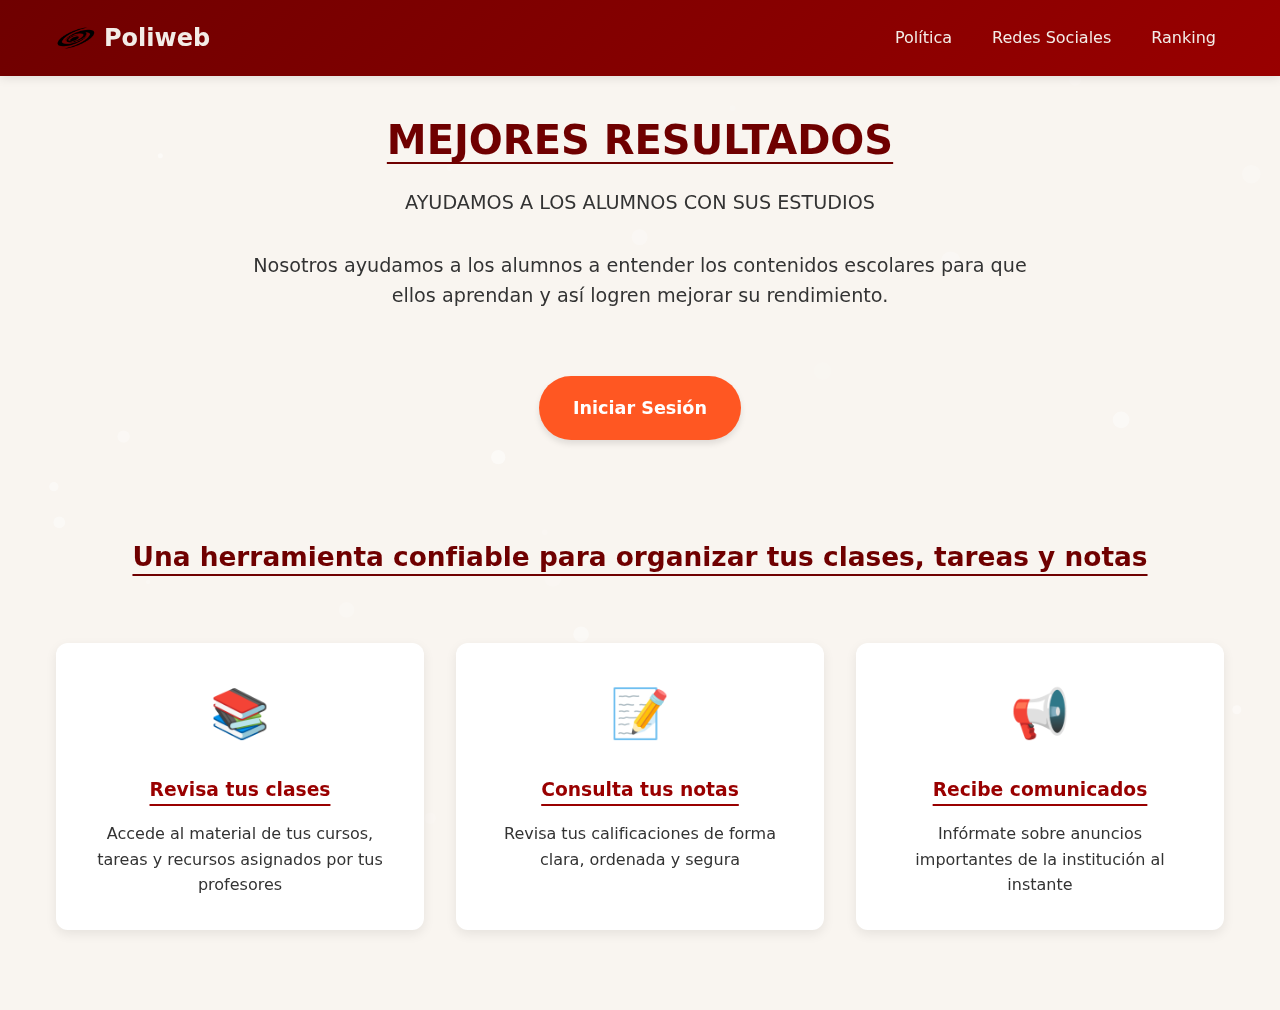
<file: index.html>
<!DOCTYPE html>
<html lang="es">
<head>
    <meta charset="UTF-8">
    <meta name="viewport" content="width=device-width, initial-scale=1.0">
    <title>Poliweb - Plataforma Educativa</title>
    <meta name="description" content="Plataforma educativa que ayuda a estudiantes a mejorar su rendimiento académico">
    <meta name="theme-color" content="#6f0000">
    <meta name="apple-mobile-web-app-capable" content="yes">
    <meta name="apple-mobile-web-app-status-bar-style" content="black-translucent">
    <link rel="stylesheet" href="index/css/estilos.css">
</head>
<body>
    <canvas id="burbujas"></canvas>
    
    <header>
        <nav class="nav-container">
            <a href="#" class="logo">
                <img src="imagenes/logo2.png" alt="Logo de Poliweb" loading="lazy" width="40" height="40">
                Poliweb
            </a>
            <button class="menu-btn" id="menuBtn" aria-label="Menú">
                ☰
            </button>
            <ul class="nav-links">
                <li><a href="politica/politica.html">Política</a></li>
                <li><a href="redes/redes.html">Redes Sociales</a></li>
                <li><a href="ranking/ranking.html">Ranking</a></li>
            </ul>
        </nav>
        <ul class="mobile-menu" id="mobileMenu">
            <li><a href="politica.html">Política</a></li>
            <li><a href="redes.html">Redes Sociales</a></li>
            <li><a href="ranking.html">Ranking</a></li>
        </ul>
    </header>

    <main class="container">
        <h1>MEJORES RESULTADOS</h1>
        <p class="hero">AYUDAMOS A LOS ALUMNOS CON SUS ESTUDIOS</p>
        <p class="hero">Nosotros ayudamos a los alumnos a entender los contenidos escolares para que ellos aprendan y así logren mejorar su rendimiento.</p>
        
        <div style="text-align: center;">
            <a href="login/login.html" class="cta-button">
                <span>Iniciar Sesión</span>
            </a>
        </div>

        <div class="stats">
            <h2>Una herramienta confiable para organizar tus clases, tareas y notas</h2>
        </div>

        <section class="features">
            <article class="feature-card">
                <div class="feature-icon">📚</div>
                <h3>Revisa tus clases</h3>
                <p>Accede al material de tus cursos, tareas y recursos asignados por tus profesores</p>
            </article>

            <article class="feature-card">
                <div class="feature-icon">📝</div>
                <h3>Consulta tus notas</h3>
                <p>Revisa tus calificaciones de forma clara, ordenada y segura</p>
            </article>

            <article class="feature-card">
                <div class="feature-icon">📢</div>
                <h3>Recibe comunicados</h3>
                <p>Infórmate sobre anuncios importantes de la institución al instante</p>
            </article>
        </section>
    </main>

    <script src="index/js/script.js"></script>
</body>
</html>
</file>
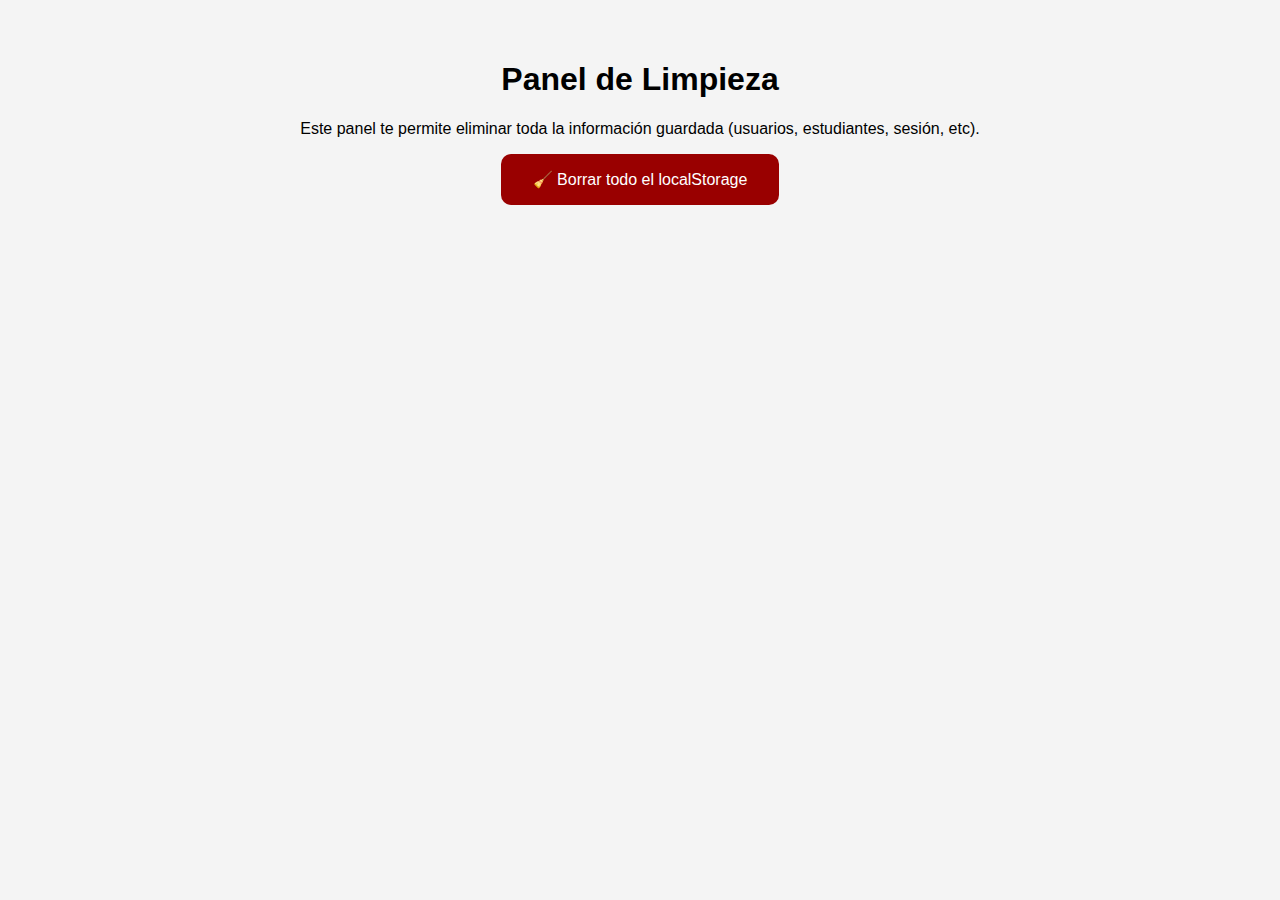
<file: limpiar.html>
<!DOCTYPE html>
<html lang="es">
<head>
  <meta charset="UTF-8">
  <meta name="viewport" content="width=device-width, initial-scale=1.0">
  <title>Panel de Control - Limpieza</title>
  <style>
    body {
      font-family: Arial, sans-serif;
      background: #f4f4f4;
      padding: 2rem;
      text-align: center;
    }
    button {
      padding: 1rem 2rem;
      font-size: 1rem;
      background-color: #990000;
      color: white;
      border: none;
      border-radius: 10px;
      cursor: pointer;
    }
    button:hover {
      background-color: #6f0000;
    }
  </style>
</head>
<body>

  <h1>Panel de Limpieza</h1>
  <p>Este panel te permite eliminar toda la información guardada (usuarios, estudiantes, sesión, etc).</p>
  <button onclick="borrarTodo()">🧹 Borrar todo el localStorage</button>

  <script>
    function borrarTodo() {
      if (confirm('¿Estás seguro de que quieres eliminar todos los datos?')) {
        localStorage.clear();
        alert('Todos los datos han sido eliminados.');
        location.reload();
      }
    }
  </script>

</body>
</html>
</file>
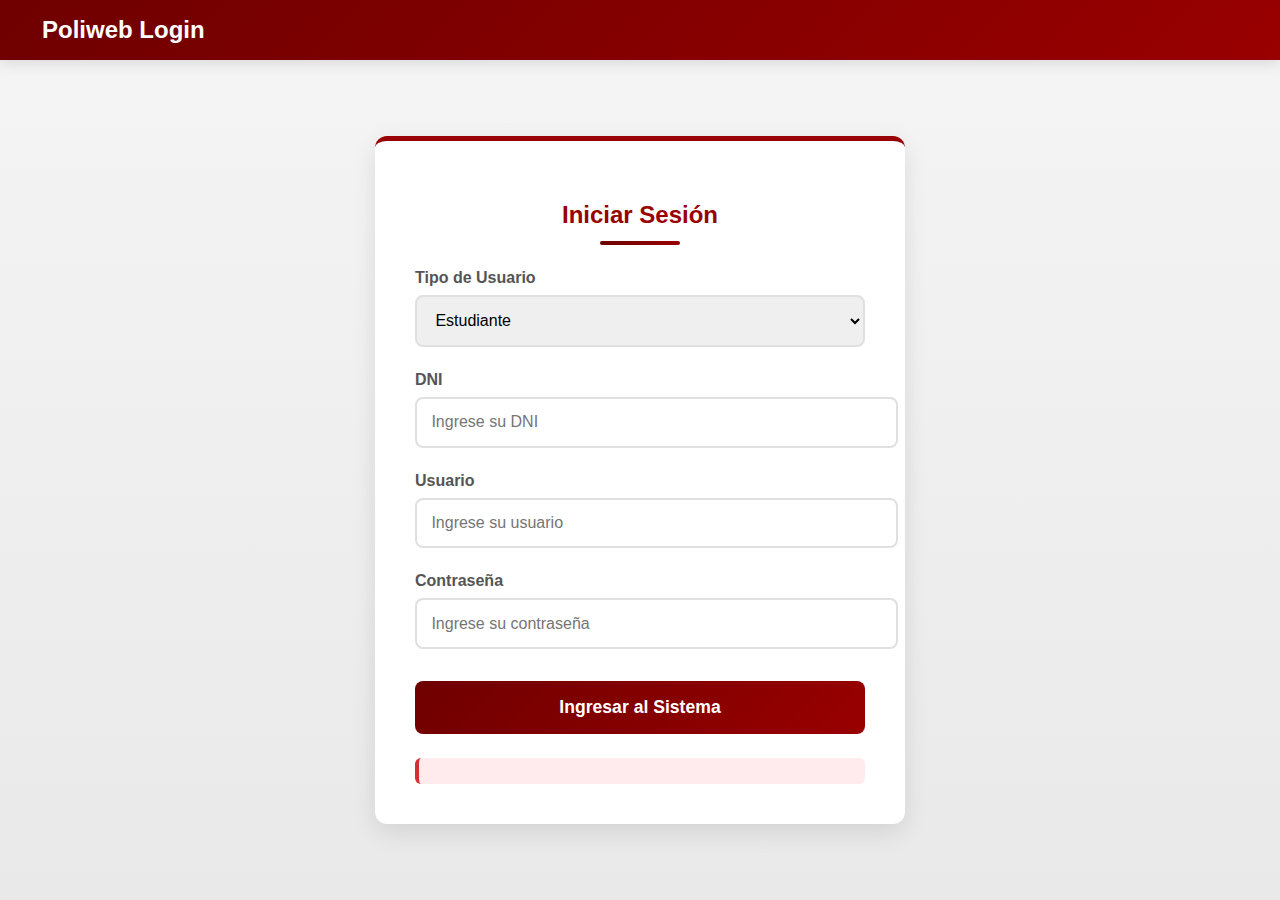
<file: login/login.html>
<!DOCTYPE html>
<html lang="es">
<head>
  <meta charset="UTF-8" />
  <meta name="viewport" content="width=device-width, initial-scale=1.0" />
  <title>Login - Poliweb</title>
  <link rel="stylesheet" href="css/login.css" />
</head>
<body>
  <!-- Encabezado ACODE -->
  <header>
    <div class="logo">Poliweb Login</div>
  </header>

  <div class="main-content">
    <div class="login-container">
      <h2>Iniciar Sesión</h2>

      <div class="form-group">
        <label for="tipo">Tipo de Usuario</label>
        <select id="tipo">
          <option value="estudiante">Estudiante</option>
          <option value="profesor">Profesor</option>
          <option value="admin">Administrador</option>
        </select>
      </div>

      <div class="form-group">
        <label for="dni">DNI</label>
        <input type="text" id="dni" placeholder="Ingrese su DNI" />
      </div>

      <div class="form-group">
        <label for="usuario">Usuario</label>
        <input type="text" id="usuario" placeholder="Ingrese su usuario" />
      </div>

      <div class="form-group">
        <label for="password">Contraseña</label>
        <input type="password" id="password" placeholder="Ingrese su contraseña" />
      </div>

      <button onclick="login()">Ingresar al Sistema</button>

      <div class="error" id="mensaje"></div>
    </div>
  </div>

  <script src="js/login.js"></script>
</body>
</html>
</file>
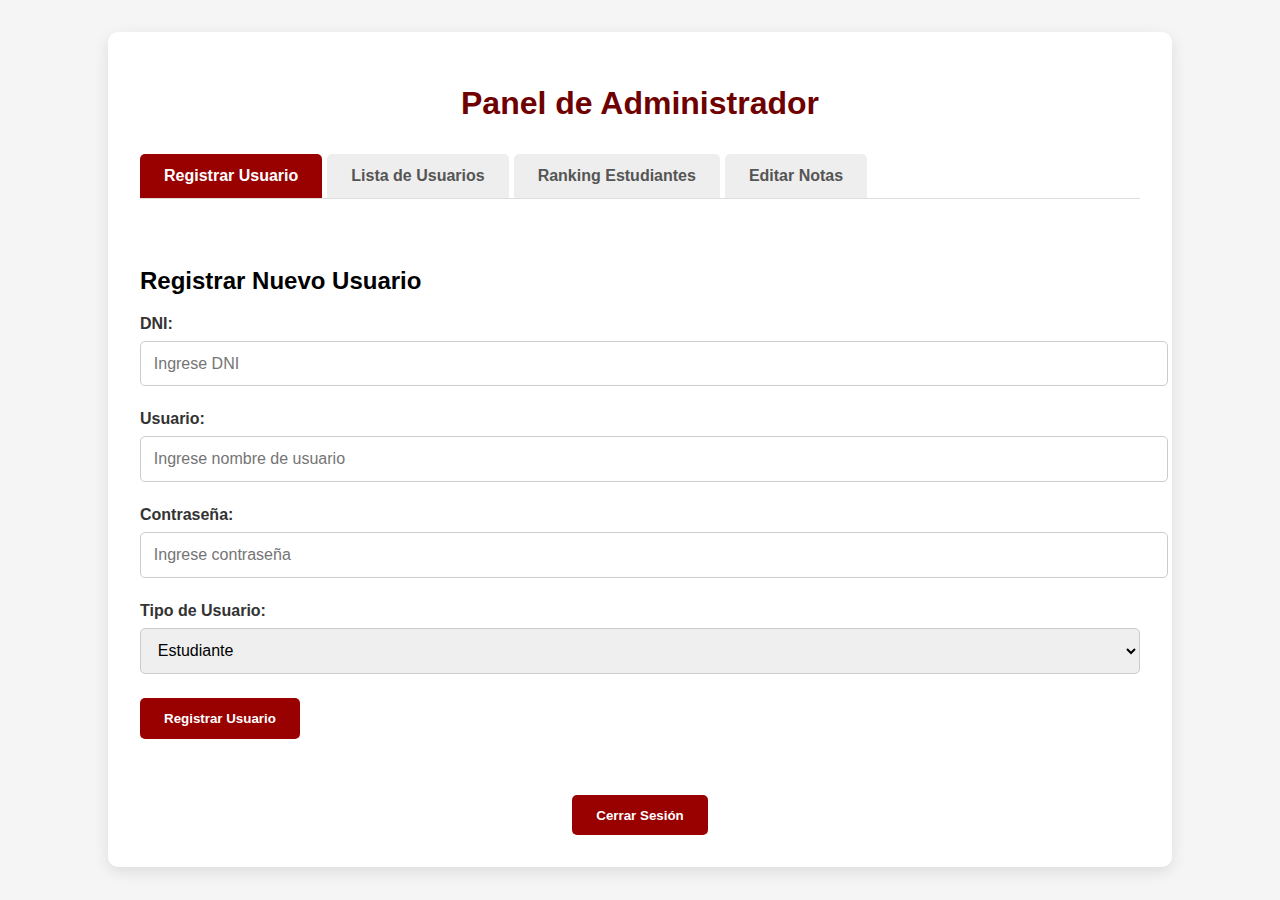
<file: panel_a/admin.html>
<!DOCTYPE html>
<html lang="es">
<head>
    <meta charset="UTF-8">
    <meta name="viewport" content="width=device-width, initial-scale=1.0">
    <title>Panel de Administrador</title>
    <link rel="stylesheet" href="css/admin.css">
</head>
<body>
    <div class="container">
        <h1>Panel de Administrador</h1>
        
        <!-- Pestañas -->
        <div class="tab-container">
            <div class="tab active" onclick="openTab('registrar')">Registrar Usuario</div>
            <div class="tab" onclick="openTab('usuarios')">Lista de Usuarios</div>
            <div class="tab" onclick="openTab('ranking')">Ranking Estudiantes</div>
            <div class="tab" onclick="openTab('editar')">Editar Notas</div>
        </div>
        
        <!-- Contenido de las pestañas -->
        <div id="registrar" class="tab-content active">
            <h2>Registrar Nuevo Usuario</h2>
            <div class="form-group">
                <label for="nuevoDni">DNI:</label>
                <input type="text" id="nuevoDni" placeholder="Ingrese DNI">
            </div>
            <div class="form-group">
                <label for="nuevoUsuario">Usuario:</label>
                <input type="text" id="nuevoUsuario" placeholder="Ingrese nombre de usuario">
            </div>
            <div class="form-group">
                <label for="nuevoPassword">Contraseña:</label>
                <input type="password" id="nuevoPassword" placeholder="Ingrese contraseña">
            </div>
            <div class="form-group">
                <label for="tipoUsuario">Tipo de Usuario:</label>
                <select id="tipoUsuario" onchange="mostrarSelectorArea()">
                    <option value="estudiante">Estudiante</option>
                    <option value="profesor">Profesor</option>
                    <option value="admin">Administrador</option>
                </select>
            </div>
            <div class="form-group" id="areaProfesorGroup" style="display: none;">
                <label for="areaProfesor">Área:</label>
                <select id="areaProfesor">
                    <option value="Ciencia y tecnología">Ciencia y tecnología</option>
                    <option value="Matemática">Matemática</option>
                    <option value="Comunicación">Comunicación</option>
                    <option value="DPCC">DPCC</option>
                    <option value="Inglés">Inglés</option>
                    <option value="Ciencias sociales">Ciencias sociales</option>
                    <option value="Arte">Arte</option>
                    <option value="Religión">Religión</option>
                    <option value="EPT">EPT</option>
                    <option value="Educación física">Educación física</option>
                </select>
            </div>
            <button onclick="registrarUsuario()">Registrar Usuario</button>
        </div>
        
        <div id="usuarios" class="tab-content">
            <h2>Usuarios Registrados</h2>
            <div class="list-container" id="listaUsuarios"></div>
        </div>
        
        <div id="ranking" class="tab-content">
            <h2>Ranking de Estudiantes</h2>
            <div class="list-container" id="rankingList"></div>
        </div>
        
        <div id="editar" class="tab-content">
            <h2>Editar Notas de Estudiantes</h2>
            <div class="form-group">
                <label for="buscarEstudiante">Buscar Estudiante:</label>
                <input type="text" id="buscarEstudiante" placeholder="Ingrese nombre o DNI">
                <button onclick="buscarEstudiante()">Buscar</button>
            </div>
            <div id="resultadoBusqueda"></div>
            <div id="formularioEdicion" style="display: none;">
                <h3>Editar Notas</h3>
                <div id="camposNotas"></div>
                <button onclick="guardarNotas()">Guardar Cambios</button>
            </div>
        </div>
        
        <div style="text-align: center; margin-top: 2rem;">
            <button onclick="cerrarSesion()">Cerrar Sesión</button>
        </div>
    </div>

    <script src="js/admin.js"></script>
</body>
</html>
</file>
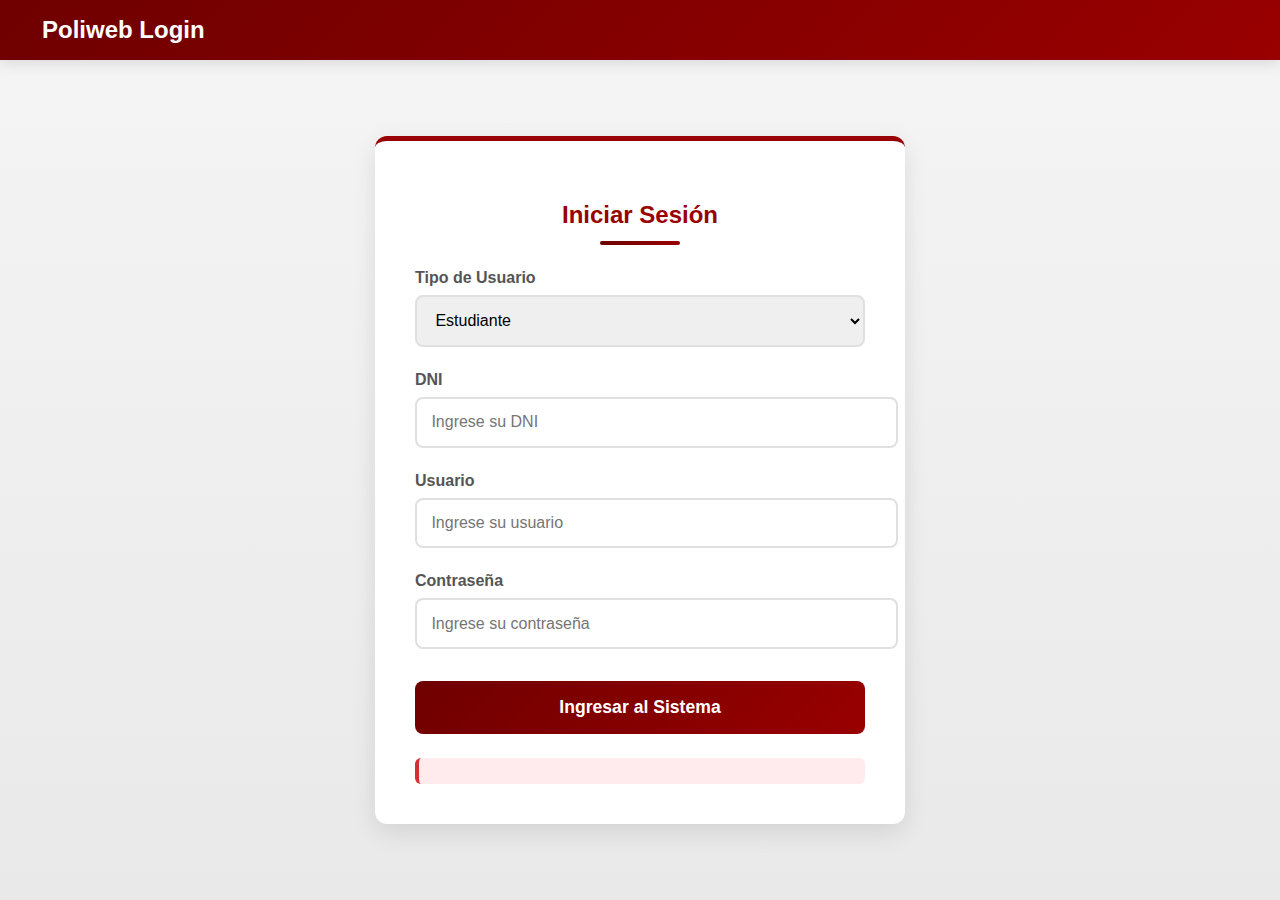
<file: panel_e/estudiante.html>
<!DOCTYPE html>
<html lang="es">
<head>
    <meta charset="UTF-8">
    <meta name="viewport" content="width=device-width, initial-scale=1.0">
    <title>Panel del Estudiante - Poliweb</title>
    <link rel="stylesheet" href="css/estudiante.css">
</head>
<body>
    <header>
        <div class="logo">Poliweb - Panel del Estudiante</div>
        <button class="logout-btn" onclick="cerrarSesion()">Cerrar sesión</button>
    </header>

    <main class="main">
        <div class="card">
            <div class="profile-section">
                <div class="profile-icon">
                    👨‍🎓
                </div>
                <div class="profile-info">
                    <h3 id="nombreEstudiante"></h3>
                    <p>DNI: <span id="dniEstudiante"></span></p>
                    <span class="badge main-area-badge" id="areaEstudianteBadge"></span>
                </div>
            </div>
        </div>
        
        <div class="card">
            <h3>📊 Mis calificaciones por área</h3>
            <div class="areas-container" id="areasContainer"></div>
        </div>
        
        <div class="card">
            <h3>📤 Entregar trabajo</h3>
            <div class="file-section">
                <select id="areaTrabajo" class="file-input">
                    <option value="">-- Selecciona un área --</option>
                    <option value="Ciencia y tecnología">🔬 Ciencia y tecnología</option>
                    <option value="Matemática">🧮 Matemática</option>
                    <option value="Comunicación">📝 Comunicación</option>
                    <option value="DPCC">🏛️ DPCC</option>
                    <option value="Inglés">🌎 Inglés</option>
                    <option value="Ciencias sociales">🏙️ Ciencias sociales</option>
                    <option value="Arte">🎨 Arte</option>
                    <option value="Religión">🙏 Religión</option>
                    <option value="EPT">🛠️ EPT</option>
                    <option value="Educación física">⚽ Educación física</option>
                </select>
                
                <label for="archivoTrabajo" style="display: block; margin: 1rem 0 0.5rem; font-weight: bold;">
                    📎 Seleccionar archivo:
                </label>
                <input type="file" id="archivoTrabajo" accept="image/*,.pdf,.doc,.docx,.xls,.xlsx">
                
                <button class="submit-btn" onclick="enviarArchivo()" id="submitBtn">
                    <span id="btnText">Enviar archivo</span>
                    <span id="btnLoading" class="loading" style="display: none;"></span>
                </button>
                
                <div class="file-info" id="ultimoArchivoInfo">
                    <p class="last-file">Último archivo enviado:</p>
                    <p id="nombreArchivo">📄 Sin archivos enviados</p>
                    <p id="areaArchivo">📚 Ningún área seleccionada</p>
                    <p id="fechaArchivo">📅 Sin fecha de envío</p>
                </div>
            </div>
        </div>
    </main>

    <!-- === BOTÓN Y MODAL DE LOGROS === -->
    <button id="verLogrosBtn" title="Tus logros">🏆</button>
    <div class="notificacion-logro" id="notificacionLogro">
        <strong>¡Logro desbloqueado!</strong>
        <div id="logroDesbloqueadoTitulo"></div>
    </div>
    <div class="logros-container" id="logrosContainer">
        <div class="logros-content">
            <h2>🏆 Tus Logros</h2>
            <div id="listaLogros"></div>
            <button onclick="cerrarLogros()" class="submit-btn">Cerrar</button>
        </div>
    </div>

    <!-- === CHATBOT === -->
    <div class="chatbot-container">
        <div class="chatbot-window" id="chatbotWindow">
            <div class="chatbot-header">
                <div class="chatbot-icon">🤖</div>
                <h3>Bianca</h3>
            </div>
            <div class="chatbot-messages" id="chatbotMessages">
                <div class="message bot-message">
                    ¡Hola <span id="studentNameChat"></span>! Soy tu asistente educativo. ¿En qué puedo ayudarte hoy?
                </div>
            </div>
            <div class="chatbot-input">
                <input type="text" id="userMessage" placeholder="Escribe tu pregunta..." autocomplete="off">
                <button id="sendMessage">➤</button>
            </div>
        </div>
        <div class="chatbot-toggle" id="chatbotToggle">
            💬
        </div>
    </div>

<button onclick="probarConexion()">Probar conexión a Neon</button>

<script>
  async function probarConexion() {
    try {
      const res = await fetch('/.netlify/functions/getPost?id=1');
      const data = await res.json();
      console.log('Respuesta desde Neon:', data);
      alert(JSON.stringify(data, null, 2)); // Muestra los datos en alerta
    } catch (error) {
      alert('Error al conectar con la base de datos');
      console.error(error);
    }
  }
</script>



   <script src="js/chatbotDB.js"></script>
   <script src="js/logros.js"></script>
   <script src="js/estudiante.js"></script>
</body>
</html>
</file>
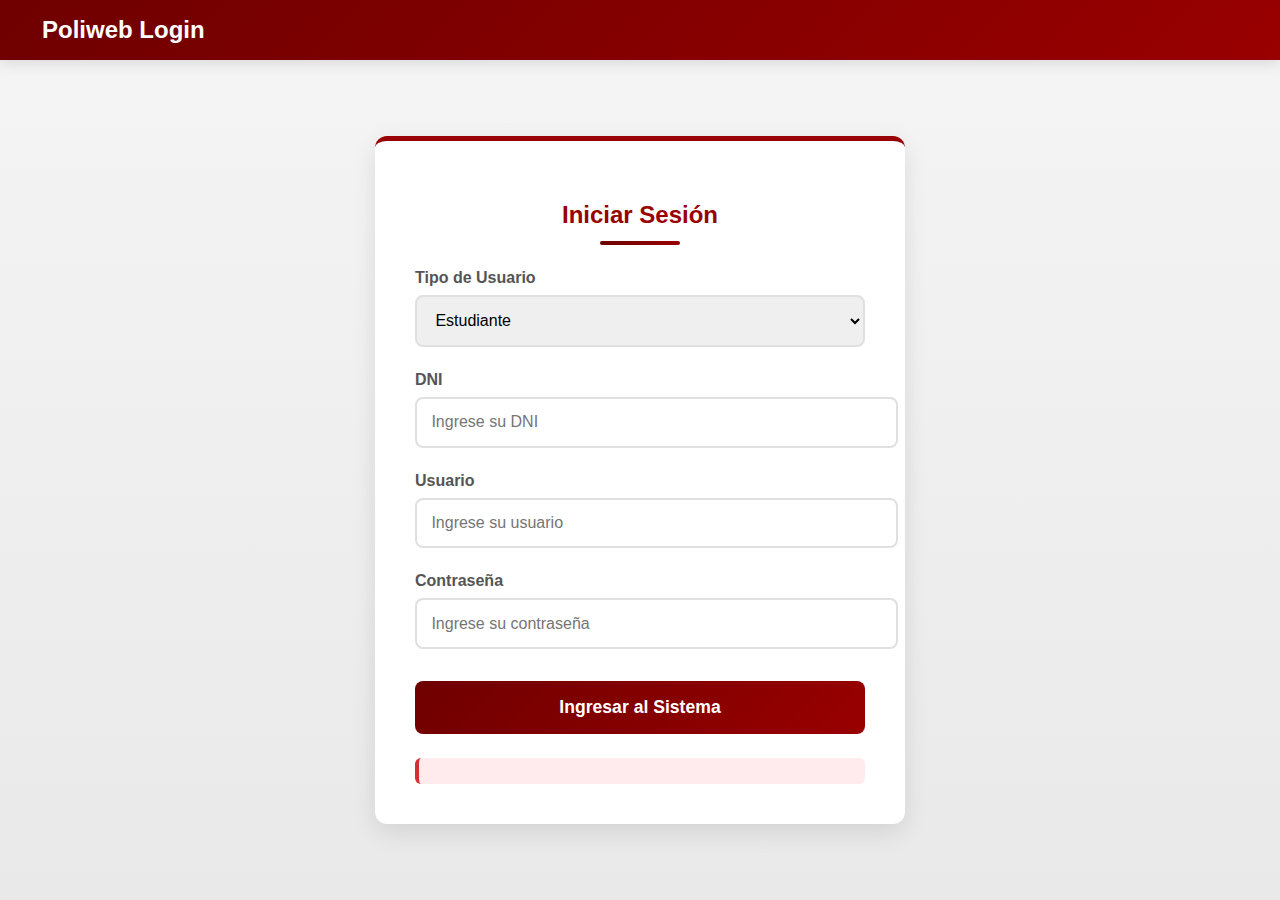
<file: panel_p/profesor.html>
<!DOCTYPE html>
<html lang="es">
<head>
    <meta charset="UTF-8">
    <meta name="viewport" content="width=device-width, initial-scale=1.0">
    <title>Panel del Profesor - ACODE</title>
    <style>
        :root {
            --primary-color: #6f0000;
            --secondary-color: #990000;
            --light-color: #f5f5f5;
            --dark-color: #333;
            --success-color: #2e7d32;
            --danger-color: #c62828;
            --warning-color: #f9a825;
            --info-color: #1565c0;
        }
        
        body {
            font-family: 'Segoe UI', Tahoma, Geneva, Verdana, sans-serif;
            margin: 0;
            padding: 0;
            background-color: #f9f9f9;
            background-image: linear-gradient(to bottom, #f5f5f5, #e9e9e9);
            color: var(--dark-color);
            min-height: 100vh;
        }
        
        header {
            background: linear-gradient(135deg, var(--primary-color), var(--secondary-color));
            color: white;
            padding: 1rem 2rem;
            display: flex;
            justify-content: space-between;
            align-items: center;
            box-shadow: 0 4px 12px rgba(0, 0, 0, 0.1);
            position: sticky;
            top: 0;
            z-index: 100;
        }
        
        .logo {
            font-size: 1.5rem;
            font-weight: bold;
            display: flex;
            align-items: center;
            gap: 10px;
        }
        
        .logo::before {
            content: "👨‍🏫";
            font-size: 1.8rem;
        }
        
        .logout-btn {
            background: white;
            color: var(--secondary-color);
            border: none;
            padding: 0.5rem 1.5rem;
            border-radius: 30px;
            cursor: pointer;
            font-weight: bold;
            transition: all 0.3s;
            display: flex;
            align-items: center;
            gap: 8px;
            box-shadow: 0 2px 5px rgba(0,0,0,0.1);
        }
        
        .logout-btn:hover {
            background: #ffe5e5;
            transform: translateY(-2px);
            box-shadow: 0 4px 8px rgba(0,0,0,0.15);
        }
        
        .logout-btn::after {
            content: "→";
            font-weight: bold;
        }
        
        .main {
            padding: 2rem;
            max-width: 1200px;
            margin: 0 auto;
        }
        
        h2 {
            color: var(--primary-color);
            margin-bottom: 1.5rem;
            position: relative;
            display: inline-block;
            font-size: 1.8rem;
        }
        
        h2::after {
            content: "";
            position: absolute;
            bottom: -8px;
            left: 0;
            width: 60px;
            height: 4px;
            background: var(--secondary-color);
            border-radius: 2px;
        }
        
        .card {
            background: white;
            padding: 1.8rem;
            border-radius: 12px;
            box-shadow: 0 5px 20px rgba(0,0,0,0.08);
            margin-bottom: 2rem;
            transition: transform 0.3s, box-shadow 0.3s;
            border-left: 5px solid var(--secondary-color);
        }
        
        .card:hover {
            transform: translateY(-5px);
            box-shadow: 0 8px 25px rgba(0,0,0,0.12);
        }
        
        .profile-section {
            display: flex;
            align-items: center;
            gap: 1.5rem;
            margin-bottom: 1.5rem;
        }
        
        .profile-icon {
            width: 80px;
            height: 80px;
            background: linear-gradient(135deg, var(--primary-color), var(--secondary-color));
            border-radius: 50%;
            display: flex;
            align-items: center;
            justify-content: center;
            color: white;
            font-size: 2rem;
            box-shadow: 0 4px 10px rgba(0,0,0,0.15);
        }
        
        .profile-info h3 {
            margin: 0;
            font-size: 1.5rem;
            color: var(--secondary-color);
        }
        
        .profile-info p {
            margin: 0.3rem 0 0;
            color: #666;
        }
        
        .area-badge {
            display: inline-block;
            padding: 0.3rem 1rem;
            border-radius: 20px;
            font-size: 0.9rem;
            font-weight: bold;
            background: var(--secondary-color);
            color: white;
            margin-top: 0.5rem;
            box-shadow: 0 2px 5px rgba(0,0,0,0.1);
        }
        
        table {
            width: 100%;
            border-collapse: collapse;
            margin-top: 1.5rem;
            box-shadow: 0 2px 10px rgba(0,0,0,0.05);
            border-radius: 10px;
            overflow: hidden;
        }
        
        th, td {
            border: 1px solid #e0e0e0;
            padding: 12px 15px;
            text-align: left;
        }
        
        th {
            background-color: var(--secondary-color);
            color: white;
            position: sticky;
            top: 0;
            font-weight: 600;
        }
        
        tr:nth-child(even) {
            background-color: #f9f9f9;
        }
        
        tr:hover {
            background-color: #f1f1f1;
        }
        
        .nota-input-container {
            display: flex;
            align-items: center;
            gap: 10px;
        }
        
        input[type="number"] {
            width: 70px;
            padding: 8px 10px;
            border: 1px solid #ddd;
            border-radius: 6px;
            font-size: 1rem;
            text-align: center;
            transition: border 0.3s;
        }
        
        input[type="number"]:focus {
            outline: none;
            border-color: var(--secondary-color);
            box-shadow: 0 0 0 2px rgba(153, 0, 0, 0.1);
        }
        
        .save-btn {
            background-color: var(--secondary-color);
            color: white;
            border: none;
            padding: 8px 15px;
            border-radius: 6px;
            cursor: pointer;
            font-weight: bold;
            transition: all 0.3s;
            display: flex;
            align-items: center;
            gap: 5px;
        }
        
        .save-btn:hover {
            background-color: var(--primary-color);
            transform: translateY(-2px);
        }
        
        .save-btn::before {
            content: "💾";
        }
        
        .no-students {
            text-align: center;
            padding: 2rem;
            color: #666;
            font-style: italic;
        }
        
        /* Estilos para el calendario */
        .calendar-header {
            display: flex;
            justify-content: space-between;
            align-items: center;
            margin-bottom: 1.5rem;
        }
        
        .week-navigation {
            display: flex;
            gap: 10px;
        }
        
        .week-navigation button {
            background: var(--secondary-color);
            color: white;
            border: none;
            padding: 0.5rem 1rem;
            border-radius: 5px;
            cursor: pointer;
            font-weight: bold;
            transition: all 0.3s;
        }
        
        .week-navigation button:hover {
            background: var(--primary-color);
        }
        
        .current-week {
            font-weight: bold;
            color: var(--secondary-color);
        }
        
        .week-days {
            display: grid;
            grid-template-columns: repeat(7, 1fr);
            gap: 10px;
            margin-bottom: 1.5rem;
        }
        
        .day-header {
            background: var(--secondary-color);
            color: white;
            padding: 0.8rem;
            text-align: center;
            border-radius: 8px;
            font-weight: bold;
        }
        
        .day-container {
            background: #f5f5f5;
            border-radius: 8px;
            padding: 0.5rem;
            min-height: 100px;
            position: relative;
        }
        
        .day-title {
            display: flex;
            justify-content: space-between;
            align-items: center;
            margin-bottom: 0.5rem;
            padding-bottom: 0.5rem;
            border-bottom: 1px solid #ddd;
        }
        
        .day-date {
            font-weight: bold;
            color: var(--secondary-color);
        }
        
        .day-count {
            background: var(--secondary-color);
            color: white;
            border-radius: 50%;
            width: 24px;
            height: 24px;
            display: flex;
            align-items: center;
            justify-content: center;
            font-size: 0.8rem;
        }
        
        .toggle-day-btn {
            background: none;
            border: none;
            color: var(--secondary-color);
            cursor: pointer;
            font-weight: bold;
            padding: 0.3rem 0.6rem;
            border-radius: 4px;
            transition: all 0.3s;
        }
        
        .toggle-day-btn:hover {
            background: rgba(153, 0, 0, 0.1);
        }
        
        .day-files {
            display: none;
            margin-top: 0.5rem;
        }
        
        .day-files.expanded {
            display: block;
        }
        
        .file-card {
            background: white;
            padding: 1rem;
            border-radius: 6px;
            margin-bottom: 0.5rem;
            box-shadow: 0 2px 5px rgba(0,0,0,0.05);
            border-left: 3px solid var(--secondary-color);
            transition: all 0.2s;
        }
        
        .file-card:hover {
            transform: translateX(3px);
            box-shadow: 0 3px 8px rgba(0,0,0,0.1);
        }
        
        .file-header {
            display: flex;
            justify-content: space-between;
            align-items: center;
            margin-bottom: 0.3rem;
        }
        
        .file-user {
            font-weight: bold;
            font-size: 0.9rem;
            color: var(--secondary-color);
        }
        
        .file-time {
            font-size: 0.8rem;
            color: #777;
        }
        
        .file-name {
            font-size: 0.9rem;
            margin: 0.3rem 0;
            display: flex;
            align-items: center;
            gap: 5px;
        }
        
        .file-actions {
            display: flex;
            justify-content: flex-end;
            margin-top: 0.5rem;
        }
        
        .download-btn {
            background-color: var(--secondary-color);
            color: white;
            border: none;
            padding: 0.3rem 0.8rem;
            border-radius: 4px;
            cursor: pointer;
            font-size: 0.8rem;
            transition: all 0.3s;
        }
        
        .download-btn:hover {
            background-color: var(--primary-color);
        }
        
        .no-files {
            text-align: center;
            color: #999;
            font-size: 0.9rem;
            padding: 0.5rem;
            font-style: italic;
        }
        
        .today {
            background: rgba(153, 0, 0, 0.1);
            border: 1px solid var(--secondary-color);
        }
        
        .view-all-btn {
            display: block;
            background: var(--primary-color);
            color: white;
            text-align: center;
            padding: 0.5rem;
            border-radius: 5px;
            margin: 0.5rem 0;
            text-decoration: none;
            font-size: 0.9rem;
            transition: all 0.3s;
        }
        
        .view-all-btn:hover {
            background: var(--secondary-color);
            transform: translateY(-2px);
            box-shadow: 0 3px 8px rgba(0,0,0,0.15);
        }
        
        /* Estilos para la vista detallada */
        #detail-view {
            display: none;
            position: fixed;
            top: 0;
            left: 0;
            width: 100%;
            height: 100%;
            background: white;
            z-index: 1000;
            overflow-y: auto;
            padding: 1rem;
        }
        
        .detail-header {
            background: linear-gradient(135deg, var(--primary-color), var(--secondary-color));
            color: white;
            padding: 1rem 2rem;
            margin-bottom: 1.5rem;
            border-radius: 8px;
            display: flex;
            justify-content: space-between;
            align-items: center;
        }
        
        .back-to-calendar {
            background: white;
            color: var(--secondary-color);
            border: none;
            padding: 0.5rem 1rem;
            border-radius: 5px;
            cursor: pointer;
            font-weight: bold;
            display: flex;
            align-items: center;
            gap: 5px;
        }
        
        .detail-content {
            max-width: 1200px;
            margin: 0 auto;
        }
        
        .search-container {
            margin-bottom: 1.5rem;
            display: flex;
            gap: 10px;
        }
        
        .search-input {
            flex: 1;
            padding: 0.8rem;
            border: 1px solid #ddd;
            border-radius: 8px;
            font-size: 1rem;
        }
        
        .search-btn {
            background: var(--secondary-color);
            color: white;
            border: none;
            padding: 0 1.5rem;
            border-radius: 8px;
            cursor: pointer;
        }
        
        .detail-files-container {
            display: grid;
            grid-template-columns: repeat(auto-fill, minmax(300px, 1fr));
            gap: 1.5rem;
        }
        
        /* Animaciones */
        @keyframes fadeIn {
            from { opacity: 0; transform: translateY(10px); }
            to { opacity: 1; transform: translateY(0); }
        }
        
        tr, .file-card {
            animation: fadeIn 0.3s ease-out forwards;
        }
        
        /* Responsive */
        @media (max-width: 768px) {
            .profile-section {
                flex-direction: column;
                text-align: center;
            }
            
            table {
                display: block;
                overflow-x: auto;
            }
            
            .nota-input-container {
                flex-direction: column;
                align-items: flex-start;
                gap: 5px;
            }
            
            .week-days {
                grid-template-columns: 1fr;
            }
            
            .day-container {
                min-height: auto;
            }
            
            .detail-files-container {
                grid-template-columns: 1fr;
            }
        }
    </style>
</head>
<body>
    <script>
        // Verificar sesión
        const sesion = JSON.parse(localStorage.getItem('sesionActiva'));
        if (!sesion || sesion.rol !== 'profesor') {
            window.location.href = '../login/login.html';
        }
    </script>

    <header>
        <div class="logo">Poliweb - Panel del Profesor</div>
        <button class="logout-btn" onclick="cerrarSesion()">Cerrar sesión</button>
    </header>

    <main class="main">
        <div class="card">
            <div class="profile-section">
                <div class="profile-icon">
                    👨‍🏫
                </div>
                <div class="profile-info">
                    <h3 id="nombreProfesor"></h3>
                    <p>DNI: <span id="dniProfesor"></span></p>
                    <span class="area-badge" id="areaProfesorBadge"></span>
                </div>
            </div>
        </div>
        
        <!-- Bandeja de archivos de estudiantes - Calendario -->
        <div class="card">
            <div class="calendar-header">
                <h3>📅 Calendario de Tareas Recibidas</h3>
                <div class="week-navigation">
                    <button id="prev-week">← Semana anterior</button>
                    <span class="current-week" id="current-week"></span>
                    <button id="next-week">Semana siguiente →</button>
                </div>
            </div>
            <p>Documentos enviados por estudiantes para el área de <strong id="areaProfesorTexto"></strong></p>
            
            <div class="week-days" id="week-days">
                <!-- Los días de la semana se generarán aquí -->
            </div>
        </div>
        
        <!-- Tabla de estudiantes para calificación -->
        <div class="card">
            <h3>📝 Gestión de Calificaciones</h3>
            <p>Asignar notas para el área de <strong id="areaProfesorTexto2"></strong></p>
            
            <table>
    <thead>
        <tr>
            <th>Estudiante</th>
            <th>DNI</th>
            <!-- Columnas dinámicas para competencias -->
            <th id="competencias-header" colspan="3">Competencias</th>
            <th>Acciones</th>
        </tr>
        <tr>
            <th colspan="2"></th>
            <!-- Nombres de competencias (se llenan con JS) -->
            <th id="competencias-nombres"></th>
            <th colspan="2"></th>
        </tr>
    </thead>
    <tbody id="tablaEstudiantes"></tbody>
</table>

<script>
    // Función para cargar estudiantes con competencias
    function cargarEstudiantes() {
        const estudiantes = JSON.parse(localStorage.getItem('usuariosRegistrados') || []
            .filter(u => u.rol === 'estudiante'));
        
        const tabla = document.getElementById('tablaEstudiantes');
        const competenciasHeader = document.getElementById('competencias-header');
        const competenciasNombres = document.getElementById('competencias-nombres');
        
        // Obtener competencias del área del profesor
        const competencias = configuracionAreas.competencias[sesion.area] || [];
        
        // Actualizar encabezados de la tabla
        competenciasHeader.colSpan = competencias.length;
        competenciasNombres.innerHTML = competencias.map(c => `<th>${c}</th>`).join('');
        
        if (estudiantes.length === 0) {
            tabla.innerHTML = `<tr><td colspan="${4 + competencias.length}" class="no-students">No hay estudiantes</td></tr>`;
            return;
        }
        
        // Llenar tabla
        tabla.innerHTML = estudiantes.map(est => {
            const notasArea = est.notas && est.notas[sesion.area] ? est.notas[sesion.area] : {};
            
            return `
                <tr>
                    <td>${est.usuario || 'Sin nombre'}</td>
                    <td>${est.dni || 'Sin DNI'}</td>
                    ${competencias.map(comp => `
                        <td>
                            <input type="number" min="1" max="20" 
                                   value="${notasArea[comp] || ''}"
                                   placeholder="1-20"
                                   data-competencia="${comp}"
                                   oninput="validarNotaEntera(this)">
                        </td>
                    `).join('')}
                    <td>
                        <button class="save-btn" onclick="guardarCompetencias('${est.dni}')">
                            💾 Guardar
                        </button>
                    </td>
                </tr>
            `;
        }).join('');
    }

    // Función para guardar competencias
    function guardarCompetencias(dni) {
        const fila = document.querySelector(`tr:has(button[onclick="guardarCompetencias('${dni}')"])`);
        const inputs = fila.querySelectorAll('input[type="number"]');
        
        let competenciasCalificadas = {};
        inputs.forEach(input => {
            const competencia = input.getAttribute('data-competencia');
            const nota = parseInt(input.value);
            if (!isNaN(nota) && nota >= 1 && nota <= 20) {
                competenciasCalificadas[competencia] = nota;
            }
        });

        // Actualizar en localStorage
        let usuarios = JSON.parse(localStorage.getItem('usuariosRegistrados')) || [];
        usuarios = usuarios.map(u => {
            if (u.dni === dni) {
                const notas = u.notas || {};
                notas[sesion.area] = competenciasCalificadas;
                return { ...u, notas };
            }
            return u;
        });
        
        localStorage.setItem('usuariosRegistrados', JSON.stringify(usuarios));
        
        // Mostrar notificación
        const notificacion = document.createElement('div');
        notificacion.innerHTML = `✅ Competencias actualizadas para DNI: ${dni}`;
        notificacion.style.cssText = `
            position: fixed;
            bottom: 20px;
            right: 20px;
            background: var(--success-color);
            color: white;
            padding: 15px;
            border-radius: 5px;
            box-shadow: 0 3px 10px rgba(0,0,0,0.2);
            z-index: 1000;
            animation: fadeIn 0.3s;
        `;
        document.body.appendChild(notificacion);
        
        setTimeout(() => {
            notificacion.remove();
        }, 3000);
    }

        // Mostrar datos del profesor
        document.getElementById('nombreProfesor').textContent = sesion.usuario || 'Profesor';
        document.getElementById('dniProfesor').textContent = sesion.dni || 'No registrado';
        document.getElementById('areaProfesorBadge').textContent = sesion.area || 'Sin área asignada';
        document.getElementById('areaProfesorTexto').textContent = sesion.area || 'Sin área asignada';
        document.getElementById('areaProfesorTexto2').textContent = sesion.area || 'Sin área asignada';

        // Variables para el calendario
        let currentWeekStart = new Date();
        currentWeekStart.setHours(0, 0, 0, 0);
        // Ajustar al lunes de la semana actual
        currentWeekStart.setDate(currentWeekStart.getDate() - (currentWeekStart.getDay() || 7) + 1);

        // Variables para la vista detallada
        let currentDetailDate = null;
        let currentDetailArea = null;
        let allTasksForDate = [];

        // Función para formatear fecha
        function formatDate(date) {
            const options = { weekday: 'long', day: 'numeric', month: 'long', year: 'numeric' };
            return date.toLocaleDateString('es-ES', options);
        }

        // Función para formatear fecha corta (para comparaciones)
        function formatShortDate(date) {
            return date.toISOString().split('T')[0];
        }

        // Función para formatear hora
        function formatTime(dateStr) {
            try {
                const date = new Date(dateStr);
                return date.toLocaleTimeString('es-ES', { hour: '2-digit', minute: '2-digit' });
            } catch (e) {
                return 'Hora desconocida';
            }
        }

        // Función para obtener el nombre del día
        function getDayName(date) {
            const options = { weekday: 'long' };
            return date.toLocaleDateString('es-ES', options);
        }

        // Función para actualizar el calendario
        function updateCalendar() {
            const weekDaysContainer = document.getElementById('week-days');
            weekDaysContainer.innerHTML = '';
            
            // Actualizar el título de la semana
            const weekEnd = new Date(currentWeekStart);
            weekEnd.setDate(weekEnd.getDate() + 6);
            document.getElementById('current-week').textContent = 
                `Semana del ${currentWeekStart.toLocaleDateString('es-ES', { day: 'numeric', month: 'long' })} al ${weekEnd.toLocaleDateString('es-ES', { day: 'numeric', month: 'long' })}`;
            
            // Obtener archivos de la semana actual
            const archivos = JSON.parse(localStorage.getItem('archivosEstudiante') || '[]')
                .filter(archivo => archivo.area === sesion.area);
            
            // Agrupar archivos por día
            const archivosPorDia = {};
            const today = new Date();
            today.setHours(0, 0, 0, 0);
            
            // Crear 7 días (de lunes a domingo)
            for (let i = 0; i < 7; i++) {
                const currentDate = new Date(currentWeekStart);
                currentDate.setDate(currentDate.getDate() + i);
                const dateStr = formatShortDate(currentDate);
                
                // Filtrar archivos para este día
                archivosPorDia[dateStr] = archivos.filter(archivo => {
                    try {
                        const archivoDate = new Date(archivo.fecha);
                        archivoDate.setHours(0, 0, 0, 0);
                        return formatShortDate(archivoDate) === dateStr;
                    } catch (e) {
                        return false;
                    }
                });
            }
            
            // Generar HTML para cada día
            for (let i = 0; i < 7; i++) {
                const currentDate = new Date(currentWeekStart);
                currentDate.setDate(currentDate.getDate() + i);
                const dateStr = formatShortDate(currentDate);
                const dayName = getDayName(currentDate);
                const isToday = formatShortDate(currentDate) === formatShortDate(today);
                
                const dayContainer = document.createElement('div');
                dayContainer.className = `day-container ${isToday ? 'today' : ''}`;
                
                const archivosDia = archivosPorDia[dateStr] || [];
                
                dayContainer.innerHTML = `
                    <div class="day-title">
                        <span class="day-date">${dayName.charAt(0).toUpperCase() + dayName.slice(1)}, ${currentDate.getDate()} ${currentDate.toLocaleDateString('es-ES', { month: 'long' })}</span>
                        ${archivosDia.length > 0 ? `<span class="day-count">${archivosDia.length}</span>` : ''}
                    </div>
                    ${archivosDia.length > 0 ? 
                        `<button class="toggle-day-btn" data-date="${dateStr}">▼ Mostrar tareas (${archivosDia.length})</button>
                         <button class="view-all-btn" onclick="showDetailView('${dateStr}')">Ver todas las tareas de este día</button>
                         <div class="day-files" id="files-${dateStr}"></div>` : 
                        `<div class="no-files">No hay tareas este día</div>`}
                `;
                
                weekDaysContainer.appendChild(dayContainer);
                
                // Si hay archivos, generarlos (aunque estarán ocultos inicialmente)
                if (archivosDia.length > 0) {
                    const filesContainer = document.getElementById(`files-${dateStr}`);
                    
                    archivosDia.forEach(archivo => {
                        // Extraer la extensión del archivo
                        const extension = archivo.nombre.split('.').pop().toLowerCase();
                        let icono = '📄';
                        
                        // Asignar iconos según tipo de archivo
                        if (['jpg', 'jpeg', 'png', 'gif'].includes(extension)) {
                            icono = '🖼️';
                        } else if (['pdf'].includes(extension)) {
                            icono = '📕';
                        } else if (['doc', 'docx'].includes(extension)) {
                            icono = '📝';
                        } else if (['xls', 'xlsx'].includes(extension)) {
                            icono = '📊';
                        }
                        
                        const fileCard = document.createElement('div');
                        fileCard.className = 'file-card';
                        fileCard.innerHTML = `
                            <div class="file-header">
                                <span class="file-user">${archivo.usuario || 'Sin nombre'} (${archivo.dni || 'Sin DNI'})</span>
                                <span class="file-time">${formatTime(archivo.fecha)}</span>
                            </div>
                            <div class="file-name">
                                ${icono} ${archivo.nombre || 'Sin nombre de archivo'}
                            </div>
                            <div class="file-actions">
                                <button class="download-btn" onclick="descargarArchivo('${archivo.contenido}', '${archivo.nombre}')">
                                    Descargar
                                </button>
                            </div>
                        `;
                        filesContainer.appendChild(fileCard);
                    });
                }
            }
            
            // Agregar event listeners a los botones de mostrar/ocultar
            document.querySelectorAll('.toggle-day-btn').forEach(btn => {
                btn.addEventListener('click', function() {
                    const date = this.getAttribute('data-date');
                    const filesContainer = document.getElementById(`files-${date}`);
                    
                    if (filesContainer.classList.contains('expanded')) {
                        filesContainer.classList.remove('expanded');
                        this.textContent = `▼ Mostrar tareas (${filesContainer.children.length})`;
                    } else {
                        filesContainer.classList.add('expanded');
                        this.textContent = `▲ Ocultar tareas (${filesContainer.children.length})`;
                    }
                });
            });
        }

        // Mostrar vista detallada para un día específico
        function showDetailView(dateStr) {
            currentDetailDate = dateStr;
            currentDetailArea = sesion.area;
            
            // Obtener todas las tareas para este día y área
            const archivos = JSON.parse(localStorage.getItem('archivosEstudiante') || '[]');
            allTasksForDate = archivos.filter(archivo => {
                try {
                    const archivoDate = new Date(archivo.fecha).toISOString().split('T')[0];
                    return archivoDate === dateStr && archivo.area === sesion.area;
                } catch (e) {
                    return false;
                }
            });
            
            // Actualizar la vista detallada
            updateDetailView();
            
            // Mostrar la vista detallada
            document.getElementById('detail-view').style.display = 'block';
            document.body.style.overflow = 'hidden';
            
            // Configurar el título
            const fecha = new Date(dateStr);
            document.getElementById('detail-date-title').textContent = formatDate(fecha);
        }

        // Ocultar vista detallada
        function hideDetailView() {
            document.getElementById('detail-view').style.display = 'none';
            document.body.style.overflow = 'auto';
        }

        // Actualizar la vista detallada con las tareas
        function updateDetailView(filterTerm = '') {
            const container = document.getElementById('detail-files-container');
            container.innerHTML = '';
            
            let tareasFiltradas = allTasksForDate;
            
            // Aplicar filtro si existe
            if (filterTerm) {
                const term = filterTerm.toLowerCase();
                tareasFiltradas = allTasksForDate.filter(archivo => {
                    return (archivo.usuario && archivo.usuario.toLowerCase().includes(term)) ||
                           (archivo.dni && archivo.dni.toLowerCase().includes(term)) ||
                           (archivo.nombre && archivo.nombre.toLowerCase().includes(term));
                });
            }
            
            // Actualizar contador
            document.getElementById('detail-total-tasks').textContent = 
                `${tareasFiltradas.length} tarea${tareasFiltradas.length !== 1 ? 's' : ''} encontrada${tareasFiltradas.length !== 1 ? 's' : ''}`;
            
            if (tareasFiltradas.length === 0) {
                container.innerHTML = '<div class="no-files">No se encontraron tareas</div>';
                return;
            }
            
            // Mostrar las tareas
            tareasFiltradas.forEach(archivo => {
                const extension = archivo.nombre.split('.').pop().toLowerCase();
                let icono = '📄';
                
                if (['jpg', 'jpeg', 'png', 'gif'].includes(extension)) icono = '🖼️';
                else if (['pdf'].includes(extension)) icono = '📕';
                else if (['doc', 'docx'].includes(extension)) icono = '📝';
                else if (['xls', 'xlsx'].includes(extension)) icono = '📊';
                
                const fileCard = document.createElement('div');
                fileCard.className = 'file-card';
                fileCard.innerHTML = `
                    <div class="file-header">
                        <span class="file-user">${archivo.usuario || 'Sin nombre'} (${archivo.dni || 'Sin DNI'})</span>
                        <span class="file-time">${formatTime(archivo.fecha)}</span>
                    </div>
                    <div class="file-name">
                        ${icono} ${archivo.nombre || 'Sin nombre de archivo'}
                    </div>
                    <div class="file-actions">
                        <button class="download-btn" onclick="descargarArchivo('${archivo.contenido}', '${archivo.nombre}')">
                            Descargar archivo
                        </button>
                    </div>
                `;
                container.appendChild(fileCard);
            });
        }

        // Navegación entre semanas
        document.getElementById('prev-week').addEventListener('click', function() {
            currentWeekStart.setDate(currentWeekStart.getDate() - 7);
            updateCalendar();
        });
        
        document.getElementById('next-week').addEventListener('click', function() {
            currentWeekStart.setDate(currentWeekStart.getDate() + 7);
            updateCalendar();
        });

        // Descargar archivo
        function descargarArchivo(contenido, nombre) {
            const link = document.createElement('a');
            link.href = contenido;
            link.download = nombre || 'archivo';
            link.click();
            
            // Notificación
            const notificacion = document.createElement('div');
            notificacion.textContent = `⬇️ Descargando archivo: ${nombre}`;
            notificacion.style.cssText = `
                position: fixed;
                bottom: 20px;
                right: 20px;
                background: var(--secondary-color);
                color: white;
                padding: 15px;
                border-radius: 5px;
                box-shadow: 0 3px 10px rgba(0,0,0,0.2);
                z-index: 1000;
                animation: fadeIn 0.3s;
            `;
            document.body.appendChild(notificacion);
            
            setTimeout(() => {
                notificacion.style.animation = 'fadeOut 0.3s';
                setTimeout(() => document.body.removeChild(notificacion), 300);
            }, 3000);
        }

        // Cargar todos los estudiantes
        function cargarEstudiantes() {
            const estudiantes = JSON.parse(localStorage.getItem('usuariosRegistrados') || '[]')
                .filter(u => u.rol === 'estudiante');
            
            const tabla = document.getElementById('tablaEstudiantes');
            tabla.innerHTML = '';
            
            if (estudiantes.length === 0) {
                tabla.innerHTML = `
                    <tr>
                        <td colspan="4" class="no-students">
                            No hay estudiantes registrados
                        </td>
                    </tr>
                `;
                return;
            }
            
            estudiantes.forEach((est, index) => {
                const tr = document.createElement('tr');
                tr.style.animationDelay = `${index * 0.05}s`;
                
                // Obtener nota específica para el área del profesor
                const notaActual = est.notas && est.notas[sesion.area] ? Math.round(parseFloat(est.notas[sesion.area])) : null;
                
                tr.innerHTML = `
                    <td>${est.usuario || 'Sin nombre'}</td>
                    <td>${est.dni || 'Sin DNI'}</td>
                    <td id="nota-actual-${est.dni}">${notaActual !== null ? notaActual : '-'}</td>
                    <td>
                        <div class="nota-input-container">
                            <input type="number" min="1" max="20" 
                                   id="input-${est.dni}" 
                                   value="${notaActual || ''}"
                                   oninput="validarNotaEntera(this)"
                                   placeholder="1-20">
                            <button class="save-btn" onclick="asignarNota('${est.dni}', '${est.usuario}')">Guardar</button>
                        </div>
                    </td>
                `;
                tabla.appendChild(tr);
            });
        }

        // Validar que sea número entero entre 1 y 20
        function validarNotaEntera(input) {
            let valor = input.value;
            
            // Eliminar decimales si los hubiera
            if (valor.includes('.')) {
                valor = valor.split('.')[0];
                input.value = valor;
            }
            
            // Validar rango
            if (valor !== '') {
                const num = parseInt(valor);
                if (num < 1) input.value = 1;
                if (num > 20) input.value = 20;
            }
        }

        // Asignar nota (para el área del profesor)
        function asignarNota(dni, nombreEstudiante) {
            const inputNota = document.getElementById(`input-${dni}`);
            let nota = parseInt(inputNota.value);
            
            if (isNaN(nota)) {
                alert('Ingrese una nota válida (número entero del 1 al 20)');
                inputNota.focus();
                return;
            }
            
            if (nota < 1 || nota > 20) {
                alert('La nota debe ser un número entero entre 1 y 20');
                inputNota.focus();
                return;
            }
            
            nota = Math.round(nota);

            let usuarios = JSON.parse(localStorage.getItem('usuariosRegistrados') || []);
            let encontrado = false;
            
            usuarios = usuarios.map(u => {
                if (u.dni === dni && u.rol === 'estudiante') {
                    encontrado = true;
                    // Creamos o actualizamos el objeto de notas por área
                    const notas = u.notas || {};
                    notas[sesion.area] = nota; // Guardamos la nota específica para esta área
                    return { ...u, notas };
                }
                return u;
            });

            if (!encontrado) {
                alert('No se encontró al estudiante');
                return;
            }

            localStorage.setItem('usuariosRegistrados', JSON.stringify(usuarios));
            document.getElementById(`nota-actual-${dni}`).textContent = nota;
            
            // Notificación
            const notificacion = document.createElement('div');
            notificacion.innerHTML = `✅ Nota <strong>${nota}</strong> asignada a <strong>${nombreEstudiante}</strong> en ${sesion.area}`;
            notificacion.style.cssText = `
                position: fixed;
                bottom: 20px;
                right: 20px;
                background: #4CAF50;
                color: white;
                padding: 15px;
                border-radius: 5px;
                box-shadow: 0 3px 10px rgba(0,0,0,0.2);
                z-index: 1000;
                animation: fadeIn 0.3s;
                max-width: 400px;
            `;
            document.body.appendChild(notificacion);
            
            setTimeout(() => {
                notificacion.style.animation = 'fadeOut 0.3s';
                setTimeout(() => document.body.removeChild(notificacion), 300);
            }, 3000);
        }

        function cerrarSesion() {
            localStorage.removeItem('sesionActiva');
            window.location.href = '../login/login.html';
        }

        // Inicializar
        document.addEventListener('DOMContentLoaded', () => {
            cargarEstudiantes();
            updateCalendar();
            
            // Configurar búsqueda en vista detallada
            document.getElementById('search-btn').addEventListener('click', function() {
                const searchTerm = document.getElementById('search-input').value;
                updateDetailView(searchTerm);
            });
            
            document.getElementById('search-input').addEventListener('keyup', function(e) {
                if (e.key === 'Enter') {
                    updateDetailView(this.value);
                }
            });
        });
    </script>
</body>
</html>
</file>
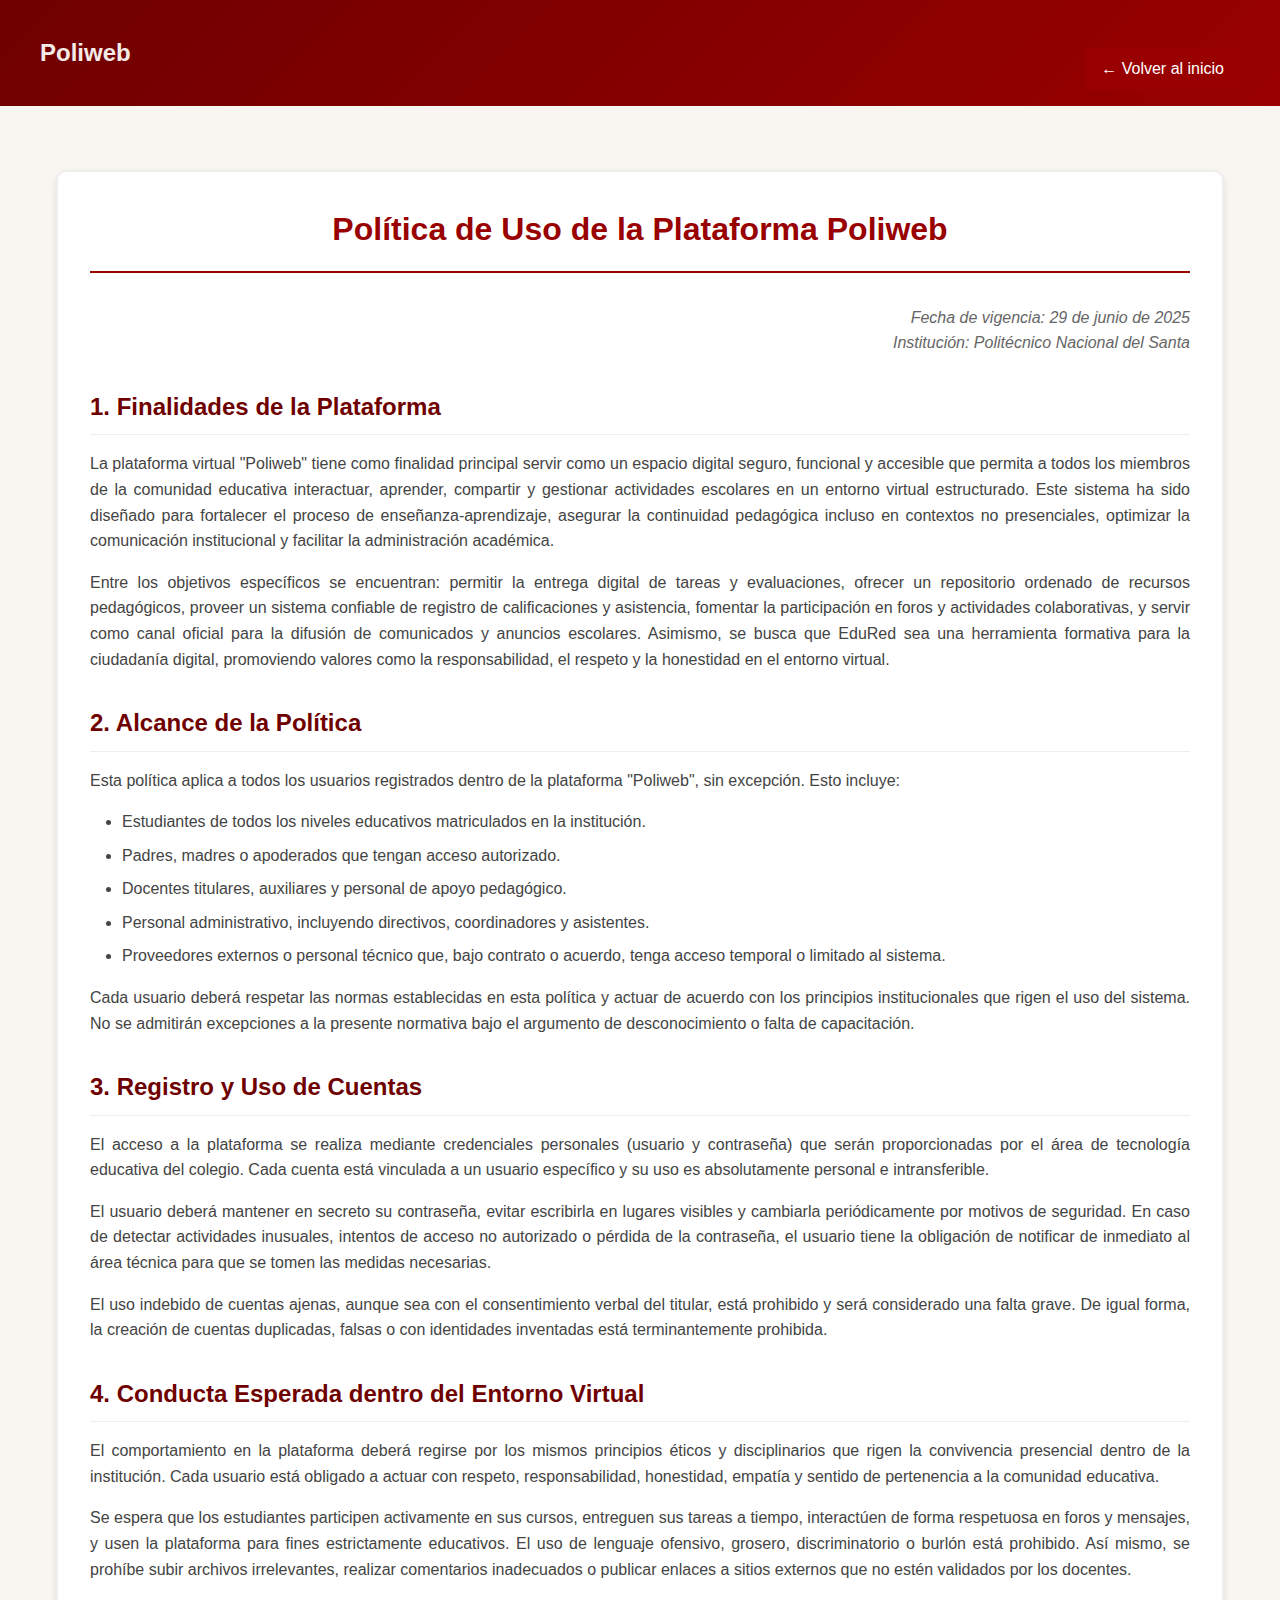
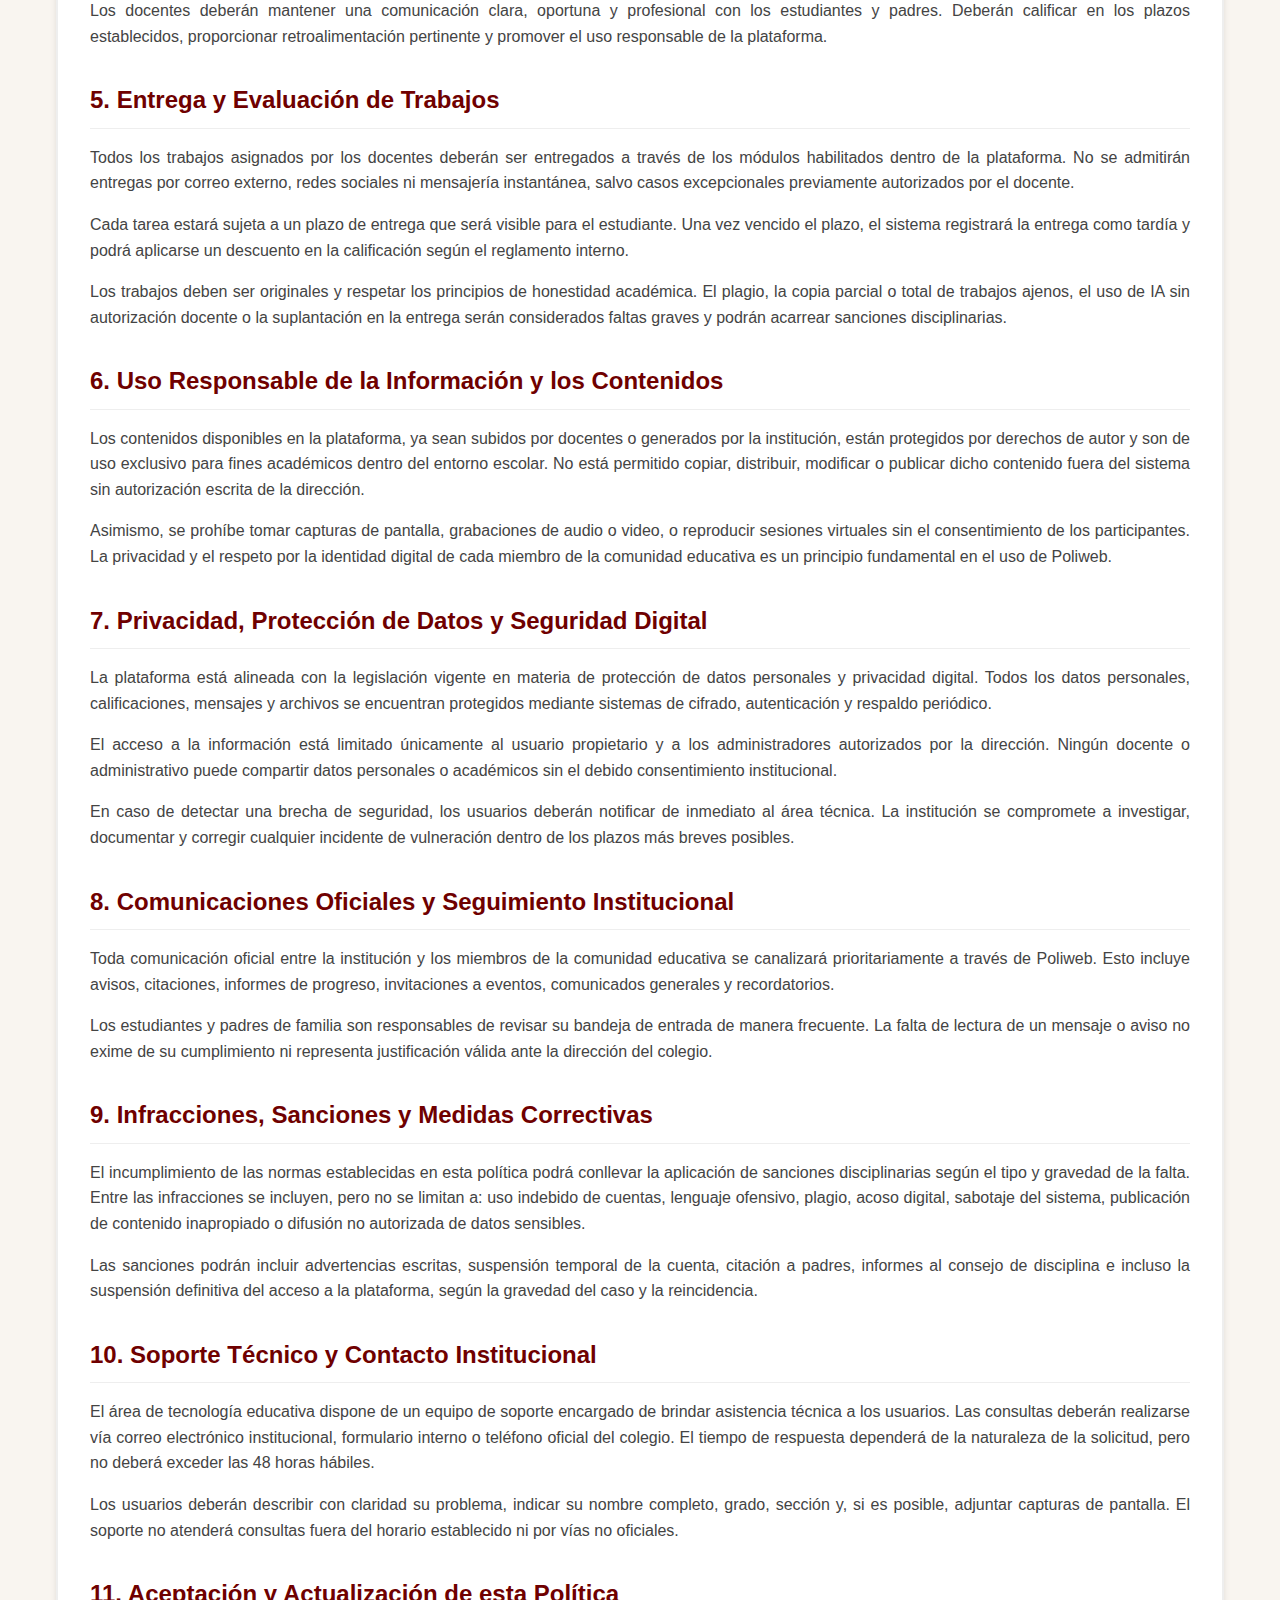
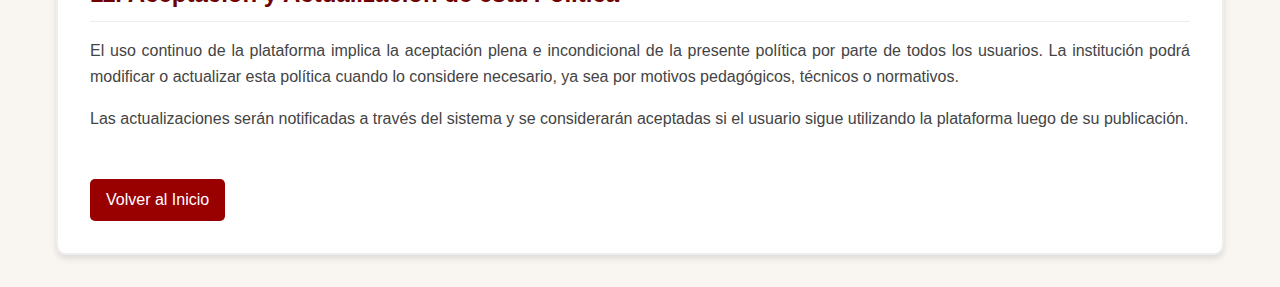
<file: politica/politica.html>
<!DOCTYPE html>
<html lang="es">
<head>
    <meta charset="UTF-8">
    <meta name="viewport" content="width=device-width, initial-scale=1.0">
    <title>Política de Uso - Poliweb</title>
    <link rel="stylesheet" href="css/politica.css">
</head>
<body>
    <header>
        <nav class="nav-container">
            <div class="logo">Poliweb</div>
            <a href="../index.html" class="back-link">← Volver al inicio</a>
        </nav>
    </header>

    <div class="container">
        <div class="policy-card">
            <h1 class="policy-title">Política de Uso de la Plataforma Poliweb</h1>
            <p class="effective-date">Fecha de vigencia: 29 de junio de 2025<br>Institución: Politécnico Nacional del Santa</p>
            
            <h2 class="section-title">1. Finalidades de la Plataforma</h2>
            <p class="policy-text">La plataforma virtual "Poliweb" tiene como finalidad principal servir como un espacio digital seguro, funcional y accesible que permita a todos los miembros de la comunidad educativa interactuar, aprender, compartir y gestionar actividades escolares en un entorno virtual estructurado. Este sistema ha sido diseñado para fortalecer el proceso de enseñanza-aprendizaje, asegurar la continuidad pedagógica incluso en contextos no presenciales, optimizar la comunicación institucional y facilitar la administración académica.</p>
            <p class="policy-text">Entre los objetivos específicos se encuentran: permitir la entrega digital de tareas y evaluaciones, ofrecer un repositorio ordenado de recursos pedagógicos, proveer un sistema confiable de registro de calificaciones y asistencia, fomentar la participación en foros y actividades colaborativas, y servir como canal oficial para la difusión de comunicados y anuncios escolares. Asimismo, se busca que EduRed sea una herramienta formativa para la ciudadanía digital, promoviendo valores como la responsabilidad, el respeto y la honestidad en el entorno virtual.</p>
            
            <h2 class="section-title">2. Alcance de la Política</h2>
            <p class="policy-text">Esta política aplica a todos los usuarios registrados dentro de la plataforma "Poliweb", sin excepción. Esto incluye:</p>
            <ul class="policy-list">
                <li>Estudiantes de todos los niveles educativos matriculados en la institución.</li>
                <li>Padres, madres o apoderados que tengan acceso autorizado.</li>
                <li>Docentes titulares, auxiliares y personal de apoyo pedagógico.</li>
                <li>Personal administrativo, incluyendo directivos, coordinadores y asistentes.</li>
                <li>Proveedores externos o personal técnico que, bajo contrato o acuerdo, tenga acceso temporal o limitado al sistema.</li>
            </ul>
            <p class="policy-text">Cada usuario deberá respetar las normas establecidas en esta política y actuar de acuerdo con los principios institucionales que rigen el uso del sistema. No se admitirán excepciones a la presente normativa bajo el argumento de desconocimiento o falta de capacitación.</p>
            
            <h2 class="section-title">3. Registro y Uso de Cuentas</h2>
            <p class="policy-text">El acceso a la plataforma se realiza mediante credenciales personales (usuario y contraseña) que serán proporcionadas por el área de tecnología educativa del colegio. Cada cuenta está vinculada a un usuario específico y su uso es absolutamente personal e intransferible.</p>
            <p class="policy-text">El usuario deberá mantener en secreto su contraseña, evitar escribirla en lugares visibles y cambiarla periódicamente por motivos de seguridad. En caso de detectar actividades inusuales, intentos de acceso no autorizado o pérdida de la contraseña, el usuario tiene la obligación de notificar de inmediato al área técnica para que se tomen las medidas necesarias.</p>
            <p class="policy-text">El uso indebido de cuentas ajenas, aunque sea con el consentimiento verbal del titular, está prohibido y será considerado una falta grave. De igual forma, la creación de cuentas duplicadas, falsas o con identidades inventadas está terminantemente prohibida.</p>
            
            <h2 class="section-title">4. Conducta Esperada dentro del Entorno Virtual</h2>
            <p class="policy-text">El comportamiento en la plataforma deberá regirse por los mismos principios éticos y disciplinarios que rigen la convivencia presencial dentro de la institución. Cada usuario está obligado a actuar con respeto, responsabilidad, honestidad, empatía y sentido de pertenencia a la comunidad educativa.</p>
            <p class="policy-text">Se espera que los estudiantes participen activamente en sus cursos, entreguen sus tareas a tiempo, interactúen de forma respetuosa en foros y mensajes, y usen la plataforma para fines estrictamente educativos. El uso de lenguaje ofensivo, grosero, discriminatorio o burlón está prohibido. Así mismo, se prohíbe subir archivos irrelevantes, realizar comentarios inadecuados o publicar enlaces a sitios externos que no estén validados por los docentes.</p>
            <p class="policy-text">Los docentes deberán mantener una comunicación clara, oportuna y profesional con los estudiantes y padres. Deberán calificar en los plazos establecidos, proporcionar retroalimentación pertinente y promover el uso responsable de la plataforma.</p>
            
            <h2 class="section-title">5. Entrega y Evaluación de Trabajos</h2>
            <p class="policy-text">Todos los trabajos asignados por los docentes deberán ser entregados a través de los módulos habilitados dentro de la plataforma. No se admitirán entregas por correo externo, redes sociales ni mensajería instantánea, salvo casos excepcionales previamente autorizados por el docente.</p>
            <p class="policy-text">Cada tarea estará sujeta a un plazo de entrega que será visible para el estudiante. Una vez vencido el plazo, el sistema registrará la entrega como tardía y podrá aplicarse un descuento en la calificación según el reglamento interno.</p>
            <p class="policy-text">Los trabajos deben ser originales y respetar los principios de honestidad académica. El plagio, la copia parcial o total de trabajos ajenos, el uso de IA sin autorización docente o la suplantación en la entrega serán considerados faltas graves y podrán acarrear sanciones disciplinarias.</p>
            
            <h2 class="section-title">6. Uso Responsable de la Información y los Contenidos</h2>
            <p class="policy-text">Los contenidos disponibles en la plataforma, ya sean subidos por docentes o generados por la institución, están protegidos por derechos de autor y son de uso exclusivo para fines académicos dentro del entorno escolar. No está permitido copiar, distribuir, modificar o publicar dicho contenido fuera del sistema sin autorización escrita de la dirección.</p>
            <p class="policy-text">Asimismo, se prohíbe tomar capturas de pantalla, grabaciones de audio o video, o reproducir sesiones virtuales sin el consentimiento de los participantes. La privacidad y el respeto por la identidad digital de cada miembro de la comunidad educativa es un principio fundamental en el uso de Poliweb.</p>
            
            <h2 class="section-title">7. Privacidad, Protección de Datos y Seguridad Digital</h2>
            <p class="policy-text">La plataforma está alineada con la legislación vigente en materia de protección de datos personales y privacidad digital. Todos los datos personales, calificaciones, mensajes y archivos se encuentran protegidos mediante sistemas de cifrado, autenticación y respaldo periódico.</p>
            <p class="policy-text">El acceso a la información está limitado únicamente al usuario propietario y a los administradores autorizados por la dirección. Ningún docente o administrativo puede compartir datos personales o académicos sin el debido consentimiento institucional.</p>
            <p class="policy-text">En caso de detectar una brecha de seguridad, los usuarios deberán notificar de inmediato al área técnica. La institución se compromete a investigar, documentar y corregir cualquier incidente de vulneración dentro de los plazos más breves posibles.</p>
            
            <h2 class="section-title">8. Comunicaciones Oficiales y Seguimiento Institucional</h2>
            <p class="policy-text">Toda comunicación oficial entre la institución y los miembros de la comunidad educativa se canalizará prioritariamente a través de Poliweb. Esto incluye avisos, citaciones, informes de progreso, invitaciones a eventos, comunicados generales y recordatorios.</p>
            <p class="policy-text">Los estudiantes y padres de familia son responsables de revisar su bandeja de entrada de manera frecuente. La falta de lectura de un mensaje o aviso no exime de su cumplimiento ni representa justificación válida ante la dirección del colegio.</p>
            
            <h2 class="section-title">9. Infracciones, Sanciones y Medidas Correctivas</h2>
            <p class="policy-text">El incumplimiento de las normas establecidas en esta política podrá conllevar la aplicación de sanciones disciplinarias según el tipo y gravedad de la falta. Entre las infracciones se incluyen, pero no se limitan a: uso indebido de cuentas, lenguaje ofensivo, plagio, acoso digital, sabotaje del sistema, publicación de contenido inapropiado o difusión no autorizada de datos sensibles.</p>
            <p class="policy-text">Las sanciones podrán incluir advertencias escritas, suspensión temporal de la cuenta, citación a padres, informes al consejo de disciplina e incluso la suspensión definitiva del acceso a la plataforma, según la gravedad del caso y la reincidencia.</p>
            
            <h2 class="section-title">10. Soporte Técnico y Contacto Institucional</h2>
            <p class="policy-text">El área de tecnología educativa dispone de un equipo de soporte encargado de brindar asistencia técnica a los usuarios. Las consultas deberán realizarse vía correo electrónico institucional, formulario interno o teléfono oficial del colegio. El tiempo de respuesta dependerá de la naturaleza de la solicitud, pero no deberá exceder las 48 horas hábiles.</p>
            <p class="policy-text">Los usuarios deberán describir con claridad su problema, indicar su nombre completo, grado, sección y, si es posible, adjuntar capturas de pantalla. El soporte no atenderá consultas fuera del horario establecido ni por vías no oficiales.</p>
            
            <h2 class="section-title">11. Aceptación y Actualización de esta Política</h2>
            <p class="policy-text">El uso continuo de la plataforma implica la aceptación plena e incondicional de la presente política por parte de todos los usuarios. La institución podrá modificar o actualizar esta política cuando lo considere necesario, ya sea por motivos pedagógicos, técnicos o normativos.</p>
            <p class="policy-text">Las actualizaciones serán notificadas a través del sistema y se considerarán aceptadas si el usuario sigue utilizando la plataforma luego de su publicación.</p>
            
            <a href="../index.html" class="back-link">Volver al Inicio</a>
        </div>
    </div>

    <script src="js/politica.js"></script>
</body>
</html>
</file>
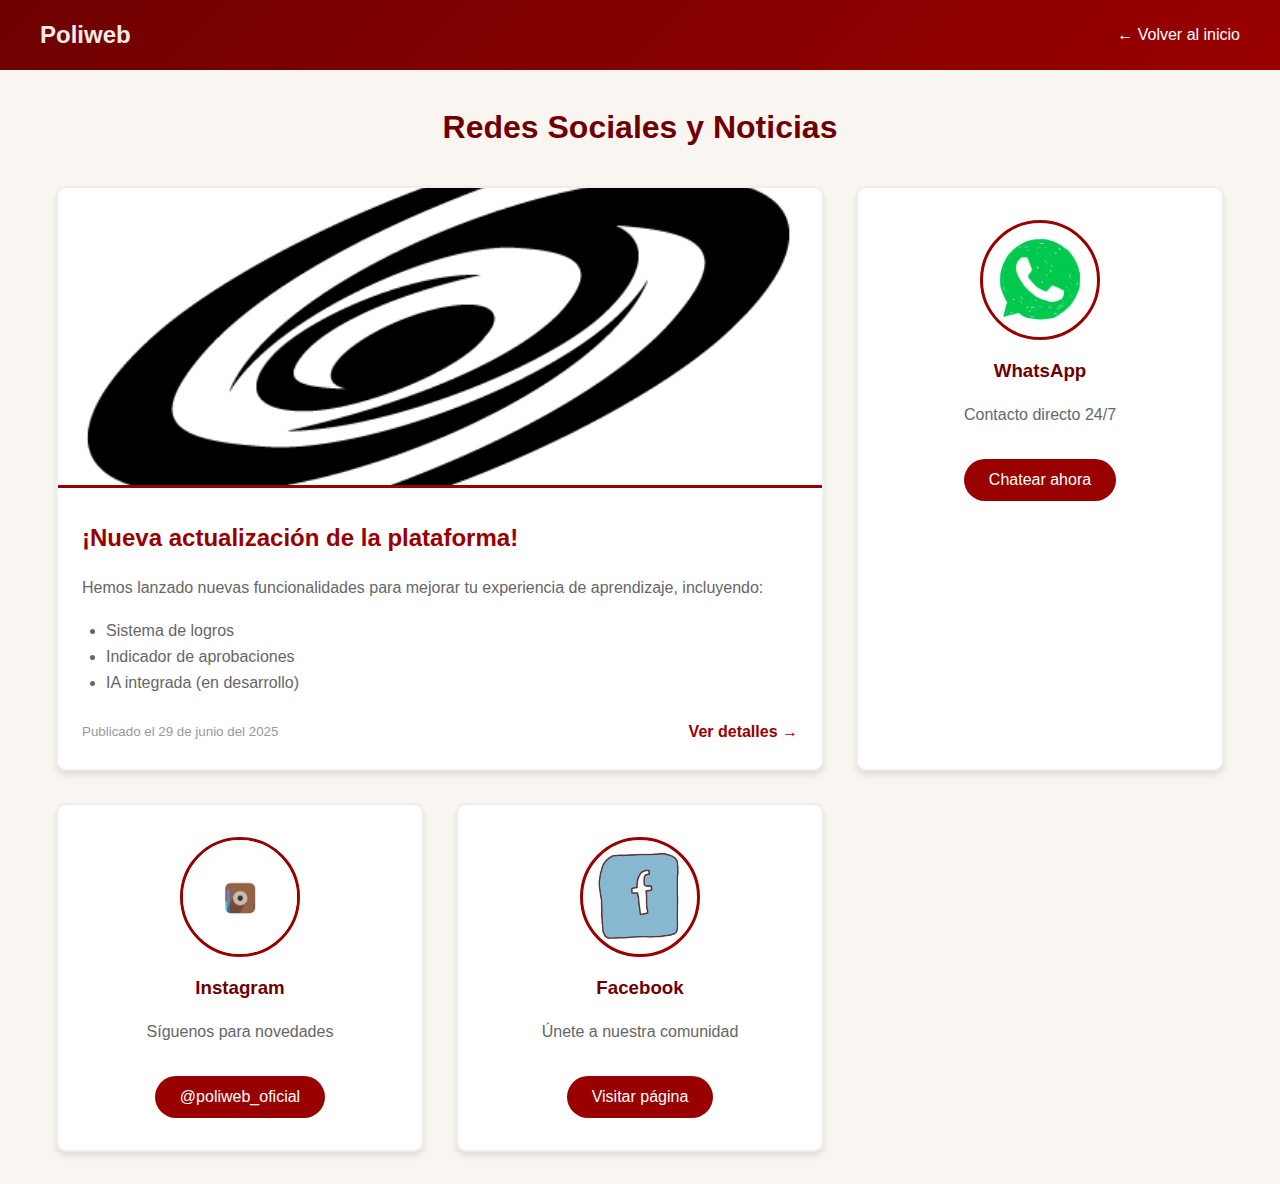
<file: redes/redes.html>
<!DOCTYPE html>
<html lang="es">
<head>
    <meta charset="UTF-8">
    <meta name="viewport" content="width=device-width, initial-scale=1.0">
    <title>Poliweb - Redes y Noticias</title>
    <link rel="stylesheet" href="css/redes.css">
</head>
<body>
    <header>
        <nav class="nav-container">
            <div class="logo">Poliweb</div>
            <a href="../index.html" class="back-link">← Volver al inicio</a>
        </nav>
    </header>

    <div class="container">
        <h1 class="main-title">Redes Sociales y Noticias</h1>
        
        <div class="grid-container">
            <!-- Tarjeta de Noticia con Imagen Estática -->
            <div class="card news-card">
                <img src="../imagenes/logo2.png" alt="Nueva función" class="news-image">
                <div class="card-content">
                    <h2 class="news-title">¡Nueva actualización de la plataforma!</h2>
                    <p class="news-description">Hemos lanzado nuevas funcionalidades para mejorar tu experiencia de aprendizaje, incluyendo:</p>
                    <ul class="news-features">
                        <li>Sistema de logros</li>
                        <li>Indicador de aprobaciones</li>
                        <li>IA integrada (en desarrollo)</li>
                    </ul>
                    <div class="news-footer">
                        <small class="news-date">Publicado el 29 de junio del 2025</small>
                        <a href="#" class="news-link">Ver detalles →</a>
                    </div>
                </div>
            </div>

            <!-- Tarjeta WhatsApp con GIF -->
            <div class="card social-card">
                <div class="gif-container">
                    <img src="../imagenes/w.gif" class="social-gif" alt="WhatsApp">
                </div>
                <h3 class="social-title">WhatsApp</h3>
                <p class="social-description">Contacto directo 24/7</p>
                <a href="https://wa.me/+12345697789" target="_blank" class="social-link">Chatear ahora</a>
            </div>

            <!-- Tarjeta Instagram con GIF -->
            <div class="card social-card">
                <div class="gif-container">
                    <img src="../imagenes/i.gif" class="social-gif" alt="Instagram">
                </div>
                <h3 class="social-title">Instagram</h3>
                <p class="social-description">Síguenos para novedades</p>
                <a href="https://instagram.com/acode" target="_blank" class="social-link">@poliweb_oficial</a>
            </div>

            <!-- Tarjeta Facebook con GIF -->
            <div class="card social-card">
                <div class="gif-container">
                    <img src="../imagenes/f.gif" class="social-gif" alt="Facebook">
                </div>
                <h3 class="social-title">Facebook</h3>
                <p class="social-description">Únete a nuestra comunidad</p>
                <a href="https://facebook.com/acode" target="_blank" class="social-link">Visitar página</a>
            </div>
        </div>
    </div>

    <script src="js/redes.js"></script>
</body>
</html>
</file>
<file: index/css/estilos.css>
/* estilos.css */
:root {
    --primary-color: #6f0000;
    --secondary-color: #990000;
    --accent-color: #ff5722;
    --light-bg: #f9f5f0;
    --text-light: #f3ece7;
    --text-dark: #333;
}

* {
    box-sizing: border-box;
    margin: 0;
    padding: 0;
}

body {
    font-family: 'Segoe UI', system-ui, sans-serif;
    background-color: var(--light-bg);
    line-height: 1.6;
    color: var(--text-dark);
    overflow-x: hidden;
    -webkit-tap-highlight-color: transparent;
}

header {
    background: linear-gradient(135deg, var(--primary-color), var(--secondary-color));
    color: var(--text-light);
    position: sticky;
    top: 0;
    z-index: 100;
    padding: 1rem;
    box-shadow: 0 2px 10px rgba(0, 0, 0, 0.1);
}

.nav-container {
    max-width: 1200px;
    margin: 0 auto;
    display: flex;
    justify-content: space-between;
    align-items: center;
    padding: 0 1rem;
}

.logo {
    display: flex;
    align-items: center;
    gap: 0.5rem;
    font-size: 1.5rem;
    font-weight: 700;
    text-decoration: none;
    color: inherit;
}

.logo img {
    height: 40px;
    width: auto;
    transition: transform 0.3s;
}

.logo:hover img {
    transform: rotate(-5deg);
}

.menu-btn {
    background: none;
    border: none;
    color: inherit;
    font-size: 1.5rem;
    cursor: pointer;
    display: none;
    padding: 0.5rem;
    min-width: 44px;
    min-height: 44px;
}

.nav-links {
    display: flex;
    gap: 1.5rem;
    list-style: none;
}

.nav-links a {
    color: inherit;
    text-decoration: none;
    padding: 0.5rem;
    position: relative;
    font-weight: 500;
    transition: color 0.3s;
    min-width: 44px;
    min-height: 44px;
    display: flex;
    align-items: center;
}

.nav-links a::after {
    content: '';
    position: absolute;
    bottom: 0;
    left: 0;
    width: 0;
    height: 2px;
    background-color: var(--text-light);
    transition: width 0.3s;
}

.nav-links a:hover::after {
    width: 100%;
}

.mobile-menu {
    display: none;
    position: absolute;
    top: 100%;
    left: 0;
    right: 0;
    background: var(--secondary-color);
    padding: 1rem;
    flex-direction: column;
    gap: 1rem;
    list-style: none;
    transform: translateY(-100%);
    transition: transform 0.3s ease-out;
    z-index: 99;
}

.mobile-menu.active {
    transform: translateY(0);
    display: flex;
}

.mobile-menu a {
    color: var(--text-light);
    text-decoration: none;
    padding: 0.75rem 1rem;
    font-size: 1.1rem;
    border-radius: 4px;
    transition: background-color 0.3s;
    min-height: 44px;
    display: flex;
    align-items: center;
}

.mobile-menu a:hover {
    background-color: rgba(255, 255, 255, 0.1);
}

.container {
    max-width: 1200px;
    margin: 0 auto;
    padding: 2rem 1rem;
}

h1, h2, h3 {
    color: var(--primary-color);
    margin-bottom: 1rem;
    text-decoration: underline;
    text-underline-offset: 0.5rem;
    text-decoration-thickness: 2px;
}

h1 {
    font-size: clamp(2rem, 5vw, 2.5rem);
    text-align: center;
}

.hero {
    font-size: 1.2rem;
    margin-bottom: 2rem;
    text-align: center;
    max-width: 800px;
    margin-left: auto;
    margin-right: auto;
}

.cta-button {
    display: inline-flex;
    align-items: center;
    justify-content: center;
    gap: 0.75rem;
    background-color: var(--accent-color);
    color: white;
    padding: 1rem 2rem;
    border-radius: 2rem;
    text-decoration: none;
    font-weight: 600;
    margin: 2rem auto;
    transition: all 0.3s;
    border: 2px solid transparent;
    box-shadow: 0 4px 6px rgba(0, 0, 0, 0.1);
    min-width: 200px;
    min-height: 60px;
    font-size: 1.1rem;
}

.cta-button:hover {
    transform: translateY(-3px);
    background-color: #e64a19;
    box-shadow: 0 6px 12px rgba(0, 0, 0, 0.15);
    border-color: rgba(255, 255, 255, 0.2);
}

.stats {
    text-align: center;
    margin: 4rem 0;
    font-size: 1.1rem;
    color: #666;
}

.features {
    display: grid;
    grid-template-columns: repeat(auto-fit, minmax(min(300px, 100%), 1fr));
    gap: 2rem;
    margin: 3rem 0;
}

.feature-card {
    background: white;
    padding: 2rem;
    border-radius: 12px;
    box-shadow: 0 4px 12px rgba(0, 0, 0, 0.08);
    text-align: center;
    transition: transform 0.3s, box-shadow 0.3s;
    animation: fadeIn 0.6s ease-out both;
}

.feature-card:hover {
    transform: translateY(-5px);
    box-shadow: 0 8px 16px rgba(0, 0, 0, 0.12);
}

.feature-icon {
    font-size: 3rem;
    margin-bottom: 1.5rem;
    color: var(--secondary-color);
}

.feature-card h3 {
    margin-bottom: 1rem;
    color: var(--secondary-color);
}

#burbujas {
    position: fixed;
    top: 0;
    left: 0;
    z-index: -1;
    width: 100%;
    height: 100%;
    pointer-events: none;
}

@media (max-width: 768px) {
    .menu-btn {
        display: block;
    }

    .nav-links {
        display: none;
    }

    .mobile-menu {
        display: flex;
    }
}

@media (max-width: 480px) {
    .container {
        padding: 1rem;
    }

    .hero {
        font-size: 1.1rem;
        padding: 0 0.5rem;
    }

    .cta-button {
        padding: 1rem 1.5rem;
        font-size: 1.1rem;
        min-width: 80%;
        margin: 1.5rem auto;
    }

    .feature-card {
        padding: 1.5rem 1rem;
    }

    .feature-icon {
        font-size: 2.5rem;
    }
}

@media (max-width: 360px) {
    .logo {
        font-size: 1.2rem;
    }

    .logo img {
        height: 30px;
    }

    .mobile-menu a {
        font-size: 1rem;
        padding: 0.5rem;
    }
}

@keyframes fadeIn {
    from {
        opacity: 0;
        transform: translateY(20px);
    }
    to {
        opacity: 1;
        transform: translateY(0);
    }
}

.feature-card:nth-child(1) {
    animation-delay: 0.1s;
}

.feature-card:nth-child(2) {
    animation-delay: 0.2s;
}

.feature-card:nth-child(3) {
    animation-delay: 0.3s;
}

@media (prefers-reduced-motion: reduce) {
    .feature-card {
        animation: none !important;
    }
}
</file>
<file: login/css/login.css>
:root {
    --primary-color: #6f0000;
    --secondary-color: #990000;
    --light-color: #f5f5f5;
    --dark-color: #333;
}

body {
    font-family: 'Segoe UI', Tahoma, Geneva, Verdana, sans-serif;
    margin: 0;
    padding: 0;
    background-color: #f9f9f9;
    background-image: linear-gradient(to bottom, #f5f5f5, #e9e9e9);
    color: var(--dark-color);
    min-height: 100vh;
    display: flex;
    flex-direction: column;
}

/* Encabezado estilo ACODE */
header {
    background: linear-gradient(135deg, var(--primary-color), var(--secondary-color));
    color: white;
    padding: 1rem 2rem;
    display: flex;
    justify-content: space-between;
    align-items: center;
    box-shadow: 0 4px 12px rgba(0, 0, 0, 0.1);
}

.logo {
    font-size: 1.5rem;
    font-weight: bold;
    display: flex;
    align-items: center;
    gap: 10px;
}

.logo::before {
    content: "";
    font-size: 1.8rem;
}

.main-content {
    flex: 1;
    display: flex;
    justify-content: center;
    align-items: center;
    padding: 2rem;
}

.login-container {
    background: white;
    padding: 2.5rem;
    border-radius: 12px;
    box-shadow: 0 8px 25px rgba(0,0,0,0.1);
    width: 100%;
    max-width: 450px;
    margin: 1rem;
    border-top: 5px solid var(--secondary-color);
}

h2 {
    color: var(--secondary-color);
    text-align: center;
    margin-bottom: 1.5rem;
    position: relative;
    padding-bottom: 1rem;
}

h2::after {
    content: "";
    position: absolute;
    bottom: 0;
    left: 50%;
    transform: translateX(-50%);
    width: 80px;
    height: 4px;
    background: linear-gradient(90deg, var(--primary-color), var(--secondary-color));
    border-radius: 2px;
}

.form-group {
    margin-bottom: 1.5rem;
}

label {
    display: block;
    margin-bottom: 0.5rem;
    font-weight: 600;
    color: #555;
}

input, select {
    width: 100%;
    padding: 0.9rem;
    border: 2px solid #e0e0e0;
    border-radius: 8px;
    font-size: 1rem;
    transition: all 0.3s;
}

input:focus, select:focus {
    border-color: var(--secondary-color);
    outline: none;
    box-shadow: 0 0 0 3px rgba(153, 0, 0, 0.1);
}

button {
    width: 100%;
    padding: 1rem;
    background: linear-gradient(135deg, var(--primary-color), var(--secondary-color));
    color: white;
    border: none;
    border-radius: 8px;
    font-size: 1.1rem;
    font-weight: bold;
    cursor: pointer;
    transition: all 0.3s;
    margin-top: 0.5rem;
}

button:hover {
    transform: translateY(-2px);
    box-shadow: 0 5px 15px rgba(0,0,0,0.1);
}

.error {
    color: #d32f2f;
    text-align: center;
    margin-top: 1.5rem;
    font-weight: 500;
    padding: 0.8rem;
    background-color: #ffebee;
    border-radius: 6px;
    border-left: 4px solid #d32f2f;
}

@media (max-width: 480px) {
    .login-container {
        padding: 1.5rem;
    }

    header {
        padding: 1rem;
    }

    .logo {
        font-size: 1.3rem;
    }
}
</file>
<file: panel_a/css/admin.css>
body {
    font-family: 'Segoe UI', sans-serif;
    background-color: #f5f5f5;
    margin: 0;
    padding: 2rem;
}
h1 {
    color: #6f0000;
    text-align: center;
    margin-bottom: 2rem;
}
.container {
    max-width: 1000px;
    margin: auto;
    background: white;
    padding: 2rem;
    border-radius: 10px;
    box-shadow: 0 5px 15px rgba(0, 0, 0, 0.1);
}
.tab-container {
    display: flex;
    margin-bottom: 1.5rem;
    border-bottom: 1px solid #ddd;
    flex-wrap: wrap;
}
.tab {
    padding: 0.8rem 1.5rem;
    background-color: #eee;
    cursor: pointer;
    margin-right: 5px;
    border-radius: 5px 5px 0 0;
    transition: all 0.3s;
    font-weight: bold;
    color: #555;
}
.tab:hover {
    background-color: #ddd;
}
.tab.active {
    background-color: #990000;
    color: white;
}
.tab-content {
    display: none;
    padding: 1.5rem 0;
}
.tab-content.active {
    display: block;
}
.form-group {
    margin-bottom: 1.5rem;
}
.form-group label {
    display: block;
    margin-bottom: 0.5rem;
    font-weight: bold;
    color: #333;
}
input, select {
    width: 100%;
    padding: 0.8rem;
    border: 1px solid #ccc;
    border-radius: 5px;
    font-size: 1rem;
}
button {
    padding: 0.8rem 1.5rem;
    background-color: #990000;
    color: white;
    border: none;
    border-radius: 5px;
    cursor: pointer;
    font-weight: bold;
    transition: background-color 0.3s;
}
button:hover {
    background-color: #6f0000;
}
.list-container {
    margin-top: 1.5rem;
    border: 1px solid #eee;
    border-radius: 5px;
    padding: 1rem;
}
.list-item {
    display: flex;
    justify-content: space-between;
    align-items: center;
    padding: 1rem;
    border-bottom: 1px solid #eee;
}
.list-item:last-child {
    border-bottom: none;
}
.actions button {
    padding: 0.5rem 1rem;
    margin-left: 0.5rem;
}
.ranking-item {
    display: flex;
    justify-content: space-between;
    padding: 1rem;
    background: #f9f9f9;
    margin-bottom: 0.5rem;
    border-radius: 5px;
}
.ranking-position {
    font-weight: bold;
    color: #990000;
}
@media (max-width: 768px) {
    .container {
        padding: 1rem;
    }
    .tab {
        padding: 0.6rem 1rem;
        font-size: 0.9rem;
        margin-bottom: 5px;
    }
}
</file>
<file: panel_e/css/estudiante.css>
:root {
    --primary-color: #6f0000;
    --secondary-color: #990000;
    --light-color: #f5f5f5;
    --dark-color: #333;
    --success-color: #2e7d32;
    --danger-color: #c62828;
    --warning-color: #f9a825;
    --info-color: #1565c0;
    --ad-color: #4CAF50;  /* Color para AD */
    --a-color: #8BC34A;   /* Color para A */
    --b-color: #FFC107;   /* Color para B */
    --c-color: #F44336;   /* Color para C */
}
body {
    font-family: 'Segoe UI', Tahoma, Geneva, Verdana, sans-serif;
    margin: 0;
    padding: 0;
    background-color: #f9f9f9;
    background-image: linear-gradient(to bottom, #f5f5f5, #e9e9e9);
    color: var(--dark-color);
    min-height: 100vh;
}

header {
    background: linear-gradient(135deg, var(--primary-color), var(--secondary-color));
    color: white;
    padding: 1rem 2rem;
    display: flex;
    justify-content: space-between;
    align-items: center;
    box-shadow: 0 4px 12px rgba(0, 0, 0, 0.1);
    position: sticky;
    top: 0;
    z-index: 100;
}

.logo {
    font-size: 1.5rem;
    font-weight: bold;
    display: flex;
    align-items: center;
    gap: 10px;
}

.logo::before {
    content: "🎓";
    font-size: 1.8rem;
}

.logout-btn {
    background: white;
    color: var(--secondary-color);
    border: none;
    padding: 0.5rem 1.5rem;
    border-radius: 30px;
    cursor: pointer;
    font-weight: bold;
    transition: all 0.3s;
    display: flex;
    align-items: center;
    gap: 8px;
    box-shadow: 0 2px 5px rgba(0,0,0,0.1);
}

.logout-btn:hover {
    background: #ffe5e5;
    transform: translateY(-2px);
    box-shadow: 0 4px 8px rgba(0,0,0,0.15);
}

.logout-btn::after {
    content: "→";
    font-weight: bold;
}

.main {
    padding: 2rem;
    max-width: 1200px;
    margin: 0 auto;
}

h2 {
    color: var(--primary-color);
    margin-bottom: 1.5rem;
    position: relative;
    display: inline-block;
}

h2::after {
    content: "";
    position: absolute;
    bottom: -8px;
    left: 0;
    width: 60px;
    height: 4px;
    background: var(--secondary-color);
    border-radius: 2px;
}

.card {
    background: white;
    padding: 1.8rem;
    border-radius: 12px;
    box-shadow: 0 5px 20px rgba(0,0,0,0.08);
    margin-bottom: 2rem;
    transition: transform 0.3s, box-shadow 0.3s;
    border-left: 5px solid var(--secondary-color);
}

.card:hover {
    transform: translateY(-5px);
    box-shadow: 0 8px 25px rgba(0,0,0,0.12);
}

.competencias-container {
    margin: 1rem 0;
    border: 1px solid #eee;
    border-radius: 8px;
    padding: 0.8rem;
}

.competencia-item {
    display: flex;
    justify-content: space-between;
    padding: 0.5rem 0;
    border-bottom: 1px dashed #eee;
}

.competencia-item:last-child {
    border-bottom: none;
}

.nota-final {
    font-weight: bold;
    padding: 0.3rem 0.8rem;
    border-radius: 20px;
    background: #e0e0e0;
    font-size: 1.2rem;
    margin-left: 0.5rem;
}

.nota-final.AD {
    background: var(--ad-color);
    color: white;
}

.nota-final.A {
    background: var(--a-color);
    color: white;
}

.nota-final.B {
    background: var(--b-color);
    color: #333;
}

.nota-final.C {
    background: var(--c-color);
    color: white;
}

.promedio {
    text-align: center;
    margin-top: 1rem;
    font-weight: bold;
    color: var(--secondary-color);
    padding: 0.5rem;
    border-radius: 6px;
    background: #f9f9f9;
}

.profile-section {
    display: flex;
    align-items: center;
    gap: 1.5rem;
    margin-bottom: 1.5rem;
}

.profile-icon {
    width: 80px;
    height: 80px;
    background: linear-gradient(135deg, var(--primary-color), var(--secondary-color));
    border-radius: 50%;
    display: flex;
    align-items: center;
    justify-content: center;
    color: white;
    font-size: 2rem;
    box-shadow: 0 4px 10px rgba(0,0,0,0.15);
}

.profile-info h3 {
    margin: 0;
    font-size: 1.5rem;
    color: var(--secondary-color);
}

.profile-info p {
    margin: 0.3rem 0 0;
    color: #666;
}

.badge {
    display: inline-block;
    padding: 0.3rem 0.8rem;
    border-radius: 20px;
    font-size: 0.8rem;
    font-weight: bold;
    background: #e0e0e0;
    color: #555;
    margin-top: 0.5rem;
}

.main-area-badge {
    background: var(--secondary-color);
    color: white;
}

.areas-container {
    display: grid;
    grid-template-columns: repeat(auto-fill, minmax(280px, 1fr));
    gap: 1.5rem;
    margin-top: 1.5rem;
}

.area-card {
    background: white;
    padding: 1.5rem;
    border-radius: 10px;
    box-shadow: 0 3px 15px rgba(0,0,0,0.05);
    transition: all 0.3s;
    position: relative;
    overflow: hidden;
    border-top: 3px solid var(--secondary-color);
}

.area-card:hover {
    transform: translateY(-3px);
    box-shadow: 0 5px 20px rgba(0,0,0,0.1);
}

.area-card::before {
    content: "";
    position: absolute;
    top: 0;
    left: 0;
    width: 100%;
    height: 5px;
    background: linear-gradient(90deg, var(--primary-color), var(--secondary-color));
}

.area-title {
    font-size: 1.2rem;
    color: var(--secondary-color);
    margin-bottom: 1rem;
    display: flex;
    justify-content: space-between;
    align-items: center;
}

.area-icon {
    font-size: 1.5rem;
    margin-right: 0.5rem;
}

.nota-display {
    font-size: 2.2rem;
    font-weight: bold;
    text-align: center;
    margin: 1rem 0;
    padding: 1rem;
    border-radius: 8px;
    background: #f8f8f8;
    border: 2px dashed #e0e0e0;
}

.nota-mensaje {
    padding: 0.8rem;
    border-radius: 6px;
    text-align: center;
    font-weight: bold;
    margin-top: 1rem;
}

.aprobado {
    background-color: #e8f5e9;
    color: var(--success-color);
    border-left: 4px solid var(--success-color);
}

.desaprobado {
    background-color: #ffebee;
    color: var(--danger-color);
    border-left: 4px solid var(--danger-color);
}

.sin-nota {
    background-color: #e3f2fd;
    color: var(--info-color);
    border-left: 4px solid var(--info-color);
}

.file-section {
    margin-top: 2rem;
}

select, input[type="file"] {
    width: 100%;
    padding: 0.8rem;
    margin: 0.8rem 0;
    border: 1px solid #ddd;
    border-radius: 8px;
    font-size: 1rem;
    transition: border 0.3s;
}

select:focus, input[type="file"]:focus {
    outline: none;
    border-color: var(--secondary-color);
    box-shadow: 0 0 0 2px rgba(153, 0, 0, 0.1);
}

.submit-btn {
    background-color: var(--secondary-color);
    color: white;
    border: none;
    padding: 1rem 1.5rem;
    border-radius: 8px;
    cursor: pointer;
    font-weight: bold;
    transition: all 0.3s;
    width: 100%;
    font-size: 1rem;
    display: flex;
    align-items: center;
    justify-content: center;
    gap: 8px;
    box-shadow: 0 3px 10px rgba(153, 0, 0, 0.2);
}

.submit-btn:hover {
    background-color: var(--primary-color);
    transform: translateY(-2px);
    box-shadow: 0 5px 15px rgba(153, 0, 0, 0.3);
}

.file-info {
    margin-top: 1.5rem;
    padding: 1.2rem;
    background-color: #f8f8f8;
    border-radius: 8px;
    border-left: 4px solid var(--secondary-color);
    display: none;
}

.file-info p {
    margin: 0.5rem 0;
    display: flex;
    align-items: center;
    gap: 8px;
}

.last-file {
    font-weight: bold;
    color: var(--secondary-color);
    margin-bottom: 1rem;
    font-size: 1.1rem;
}

/* Animaciones */
@keyframes fadeIn {
    from { opacity: 0; transform: translateY(10px); }
    to { opacity: 1; transform: translateY(0); }
}

.area-card {
    animation: fadeIn 0.5s ease-out forwards;
}

/* Efecto de carga */
.loading {
    display: inline-block;
    width: 20px;
    height: 20px;
    border: 3px solid rgba(255,255,255,.3);
    border-radius: 50%;
    border-top-color: white;
    animation: spin 1s ease-in-out infinite;
}

@keyframes spin {
    to { transform: rotate(360deg); }
}

/* Responsive */
@media (max-width: 768px) {
    .profile-section {
        flex-direction: column;
        text-align: center;
    }
    
    .areas-container {
        grid-template-columns: 1fr;
    }
}

/* === SISTEMA DE LOGROS === */
.logros-container {
    display: none;
    position: fixed;
    top: 0;
    left: 0;
    width: 100%;
    height: 100%;
    background: rgba(0,0,0,0.8);
    z-index: 1001;
    justify-content: center;
    align-items: center;
}

.logros-content {
    background: white;
    padding: 2rem;
    border-radius: 15px;
    max-width: 500px;
    max-height: 80vh;
    overflow-y: auto;
}

.logro-item {
    display: flex;
    align-items: center;
    gap: 15px;
    margin-bottom: 1rem;
    padding: 1rem;
    border-radius: 10px;
    background: #f9f9f9;
}

.logro-icon {
    font-size: 2rem;
    min-width: 50px;
}

.logro-bloqueado {
    filter: grayscale(100%);
    opacity: 0.6;
}

#verLogrosBtn {
    position: fixed;
    bottom: 109px;
    right: 35px;
    background: var(--primary-color);
    color: white;
    border: none;
    border-radius: 50%;
    width: 50px;
    height: 50px;
    font-size: 1.2rem;
    cursor: pointer;
    box-shadow: 0 4px 10px rgba(0,0,0,0.2);
    z-index: 999;
    transition: transform 0.3s;
}

#verLogrosBtn:hover {
    transform: scale(1.1);
}

.notificacion-logro {
    position: fixed;
    bottom: 160px;
    right: 30px;
    background: linear-gradient(135deg, #ffc107, #ff9800);
    color: white;
    padding: 1rem;
    border-radius: 10px;
    box-shadow: 0 4px 15px rgba(0,0,0,0.2);
    z-index: 1000;
    display: none;
    animation: slideIn 0.5s ease-out;
}

@keyframes slideIn {
    from { transform: translateX(100%); }
    to { transform: translateX(0); }
}

/* === CHATBOT === */
.chatbot-container {
    position: fixed;
    bottom: 30px;
    right: 30px;
    z-index: 1000;
    transition: all 0.3s;
    display: flex;
    flex-direction: column-reverse;
    align-items: flex-end;
    gap: 15px;
}

.chatbot-toggle {
    background: linear-gradient(135deg, var(--primary-color), var(--secondary-color));
    color: white;
    width: 60px;
    height: 60px;
    border-radius: 50%;
    display: flex;
    align-items: center;
    justify-content: center;
    font-size: 1.8rem;
    cursor: pointer;
    box-shadow: 0 4px 15px rgba(0,0,0,0.2);
    transition: transform 0.3s;
}

.chatbot-toggle:hover {
    transform: scale(1.1);
}

.chatbot-window {
    width: 350px;
    background: white;
    border-radius: 15px;
    box-shadow: 0 5px 25px rgba(0,0,0,0.15);
    overflow: hidden;
    transform: translateY(100%);
    opacity: 0;
    height: 0;
    transition: all 0.3s;
}

.chatbot-window.active {
    transform: translateY(0);
    opacity: 1;
    height: 500px;
    margin-bottom: 15px;
}

.chatbot-header {
    background: linear-gradient(135deg, var(--primary-color), var(--secondary-color));
    color: white;
    padding: 1rem;
    display: flex;
    align-items: center;
    gap: 10px;
}

.chatbot-header h3 {
    margin: 0;
    color: white;
    text-decoration: none;
}

.chatbot-messages {
    height: 350px;
    padding: 1rem;
    overflow-y: auto;
    background: #f9f9f9;
}

.message {
    margin-bottom: 1rem;
    max-width: 80%;
    padding: 0.8rem 1rem;
    border-radius: 15px;
    line-height: 1.4;
    position: relative;
    animation: fadeIn 0.3s ease-out;
}

.user-message {
    background: var(--secondary-color);
    color: white;
    margin-left: auto;
    border-bottom-right-radius: 5px;
}

.bot-message {
    background: white;
    border: 1px solid #eee;
    margin-right: auto;
    border-bottom-left-radius: 5px;
}

.chatbot-input {
    display: flex;
    padding: 1rem;
    background: white;
    border-top: 1px solid #eee;
}

.chatbot-input input {
    flex: 1;
    padding: 0.8rem;
    border: 1px solid #ddd;
    border-radius: 25px;
    outline: none;
    transition: border 0.3s;
}

.chatbot-input input:focus {
    border-color: var(--secondary-color);
}

.chatbot-input button {
    background: var(--secondary-color);
    color: white;
    border: none;
    border-radius: 50%;
    width: 40px;
    height: 40px;
    margin-left: 10px;
    cursor: pointer;
    transition: background 0.3s;
}

.chatbot-input button:hover {
    background: var(--primary-color);
}

.typing-indicator {
    display: inline-block;
    padding: 10px;
}

.typing-indicator span {
    display: inline-block;
    width: 8px;
    height: 8px;
    background: #999;
    border-radius: 50%;
    margin: 0 2px;
    opacity: 0.4;
    animation: typing 1s infinite;
}

.typing-indicator span:nth-child(2) {
    animation-delay: 0.2s;
}

.typing-indicator span:nth-child(3) {
    animation-delay: 0.4s;
}

@keyframes typing {
    0%, 100% { opacity: 0.4; transform: translateY(0); }
    50% { opacity: 1; transform: translateY(-3px); }
}
</file>
<file: politica/css/politica.css>
/* Estilos base */
* {
    box-sizing: border-box;
    margin: 0;
    padding: 0;
    font-family: Arial, sans-serif;
}

body {
    background-color: #f9f5f0;
    line-height: 1.6;
}

header {
    background: linear-gradient(135deg, #6f0000, #990000);
    color: #f3ece7;
    padding: 1rem;
    text-align: center;
}

.nav-container {
    max-width: 1200px;
    margin: 0 auto;
    display: flex;
    justify-content: space-between;
    align-items: center;
}

.logo {
    font-size: 1.5rem;
    font-weight: bold;
}

.back-link {
    color: white;
    text-decoration: none;
}

.container {
    max-width: 1200px;
    margin: 0 auto;
    padding: 2rem 1rem;
}

/* Estilo para la tarjeta de política */
.policy-card {
    background: white;
    border-radius: 10px;
    box-shadow: 0 4px 6px rgba(0,0,0,0.1);
    padding: 2rem;
    margin-top: 2rem;
    border: 2px solid #eee;
}

.policy-title {
    color: #990000;
    text-align: center;
    margin-bottom: 2rem;
    border-bottom: 2px solid #990000;
    padding-bottom: 1rem;
}

.effective-date {
    text-align: right;
    font-style: italic;
    margin-bottom: 2rem;
    color: #666;
}

.section-title {
    color: #6f0000;
    margin: 2rem 0 1rem;
    padding-bottom: 0.5rem;
    border-bottom: 1px solid #eee;
}

.policy-text {
    color: #444;
    margin-bottom: 1rem;
    text-align: justify;
}

.policy-list {
    margin: 1rem 0 1rem 2rem;
    color: #444;
}

.policy-list li {
    margin-bottom: 0.5rem;
}

.back-link {
    display: inline-block;
    margin-top: 2rem;
    padding: 0.5rem 1rem;
    background-color: #990000;
    color: white;
    text-decoration: none;
    border-radius: 5px;
    transition: background-color 0.3s;
}

.back-link:hover {
    background-color: #6f0000;
}

@media (max-width: 768px) {
    .policy-card {
        padding: 1.5rem;
    }
    
    .section-title {
        font-size: 1.2rem;
    }
}
</file>
<file: redes/css/redes.css>
/* Estilos base */
* {
    box-sizing: border-box;
    margin: 0;
    padding: 0;
    font-family: Arial, sans-serif;
}

body {
    background-color: #f9f5f0;
    line-height: 1.6;
}

header {
    background: linear-gradient(135deg, #6f0000, #990000);
    color: #f3ece7;
    padding: 1rem;
}

.nav-container {
    max-width: 1200px;
    margin: 0 auto;
    display: flex;
    justify-content: space-between;
    align-items: center;
}

.logo {
    font-size: 1.5rem;
    font-weight: bold;
}

.back-link {
    color: white;
    text-decoration: none;
}

.container {
    max-width: 1200px;
    margin: 0 auto;
    padding: 2rem 1rem;
}

.main-title {
    color: #6f0000;
    text-align: center;
    margin-bottom: 2rem;
}

/* Grid y tarjetas */
.grid-container {
    display: grid;
    grid-template-columns: repeat(auto-fit, minmax(300px, 1fr));
    gap: 2rem;
    margin-top: 2rem;
}

.card {
    background: white;
    border-radius: 10px;
    box-shadow: 0 4px 6px rgba(0,0,0,0.1);
    overflow: hidden;
    border: 2px solid #eee;
    transition: transform 0.3s;
}

.card:hover {
    transform: translateY(-5px);
}

/* Estilos para tarjeta de noticias */
.news-card {
    grid-column: span 2;
}

.news-image {
    width: 100%;
    height: 300px;
    object-fit: cover;
    border-bottom: 3px solid #990000;
}

.card-content {
    padding: 1.5rem;
}

.news-title {
    color: #990000;
    margin-bottom: 1rem;
}

.news-description {
    line-height: 1.8;
    color: #666;
}

.news-features {
    margin: 1rem 0;
    padding-left: 1.5rem;
    color: #666;
}

.news-footer {
    display: flex;
    justify-content: space-between;
    align-items: center;
    margin-top: 1.5rem;
}

.news-date {
    color: #999;
}

.news-link {
    color: #990000;
    text-decoration: none;
    font-weight: bold;
}

/* Estilos para tarjetas de redes sociales */
.social-card {
    text-align: center;
    padding: 2rem;
    position: relative;
}

.gif-container {
    width: 120px;
    height: 120px;
    margin: 0 auto 1rem;
    overflow: hidden;
    border-radius: 50%;
    border: 3px solid #990000;
}

.social-gif {
    width: 100%;
    height: 100%;
    object-fit: cover;
}

.social-title {
    color: #6f0000;
    margin: 1rem 0;
}

.social-description {
    color: #666;
    margin-bottom: 1rem;
}

.social-link {
    display: inline-block;
    margin-top: 1rem;
    padding: 8px 25px;
    background-color: #990000;
    color: white;
    border-radius: 25px;
    text-decoration: none;
    transition: all 0.3s;
}

.social-link:hover {
    background-color: #6f0000;
    transform: scale(1.05);
}

/* Responsive */
@media (max-width: 768px) {
    .news-card {
        grid-column: span 1;
    }
}
</file>
